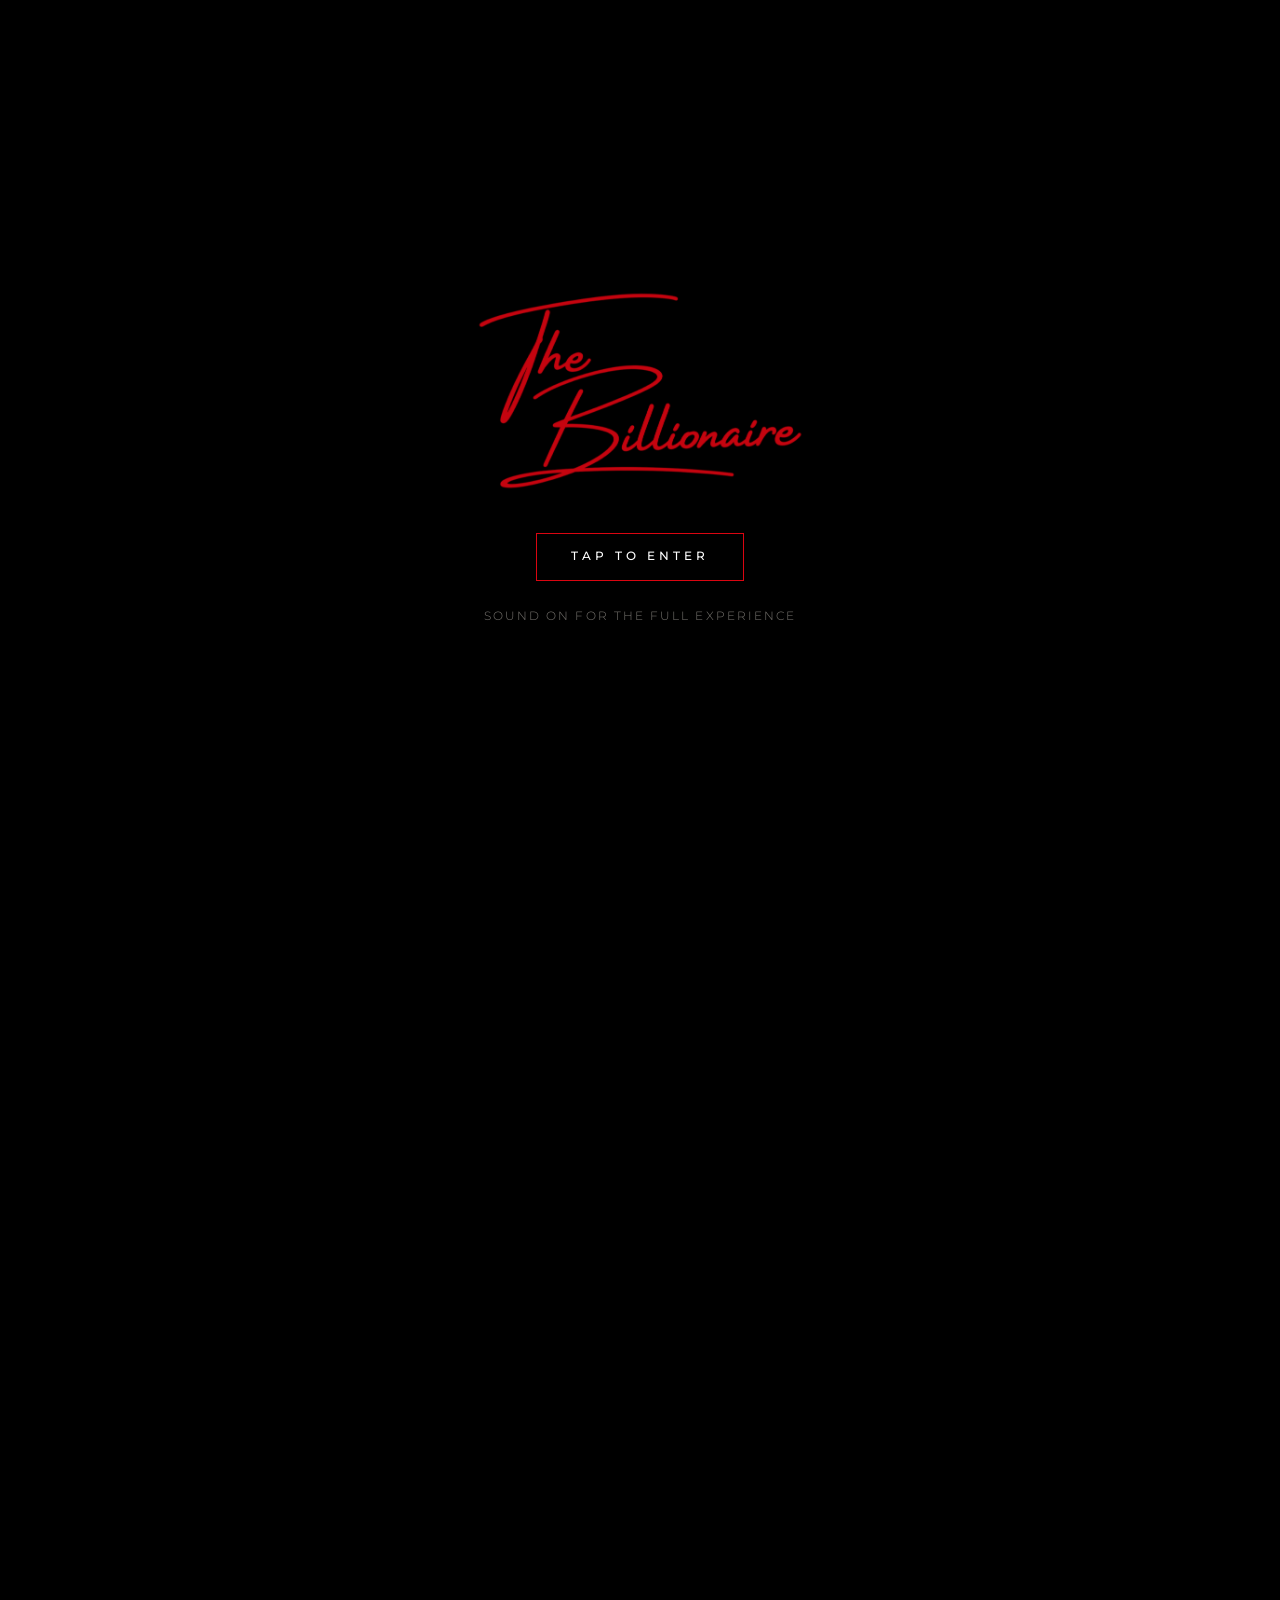
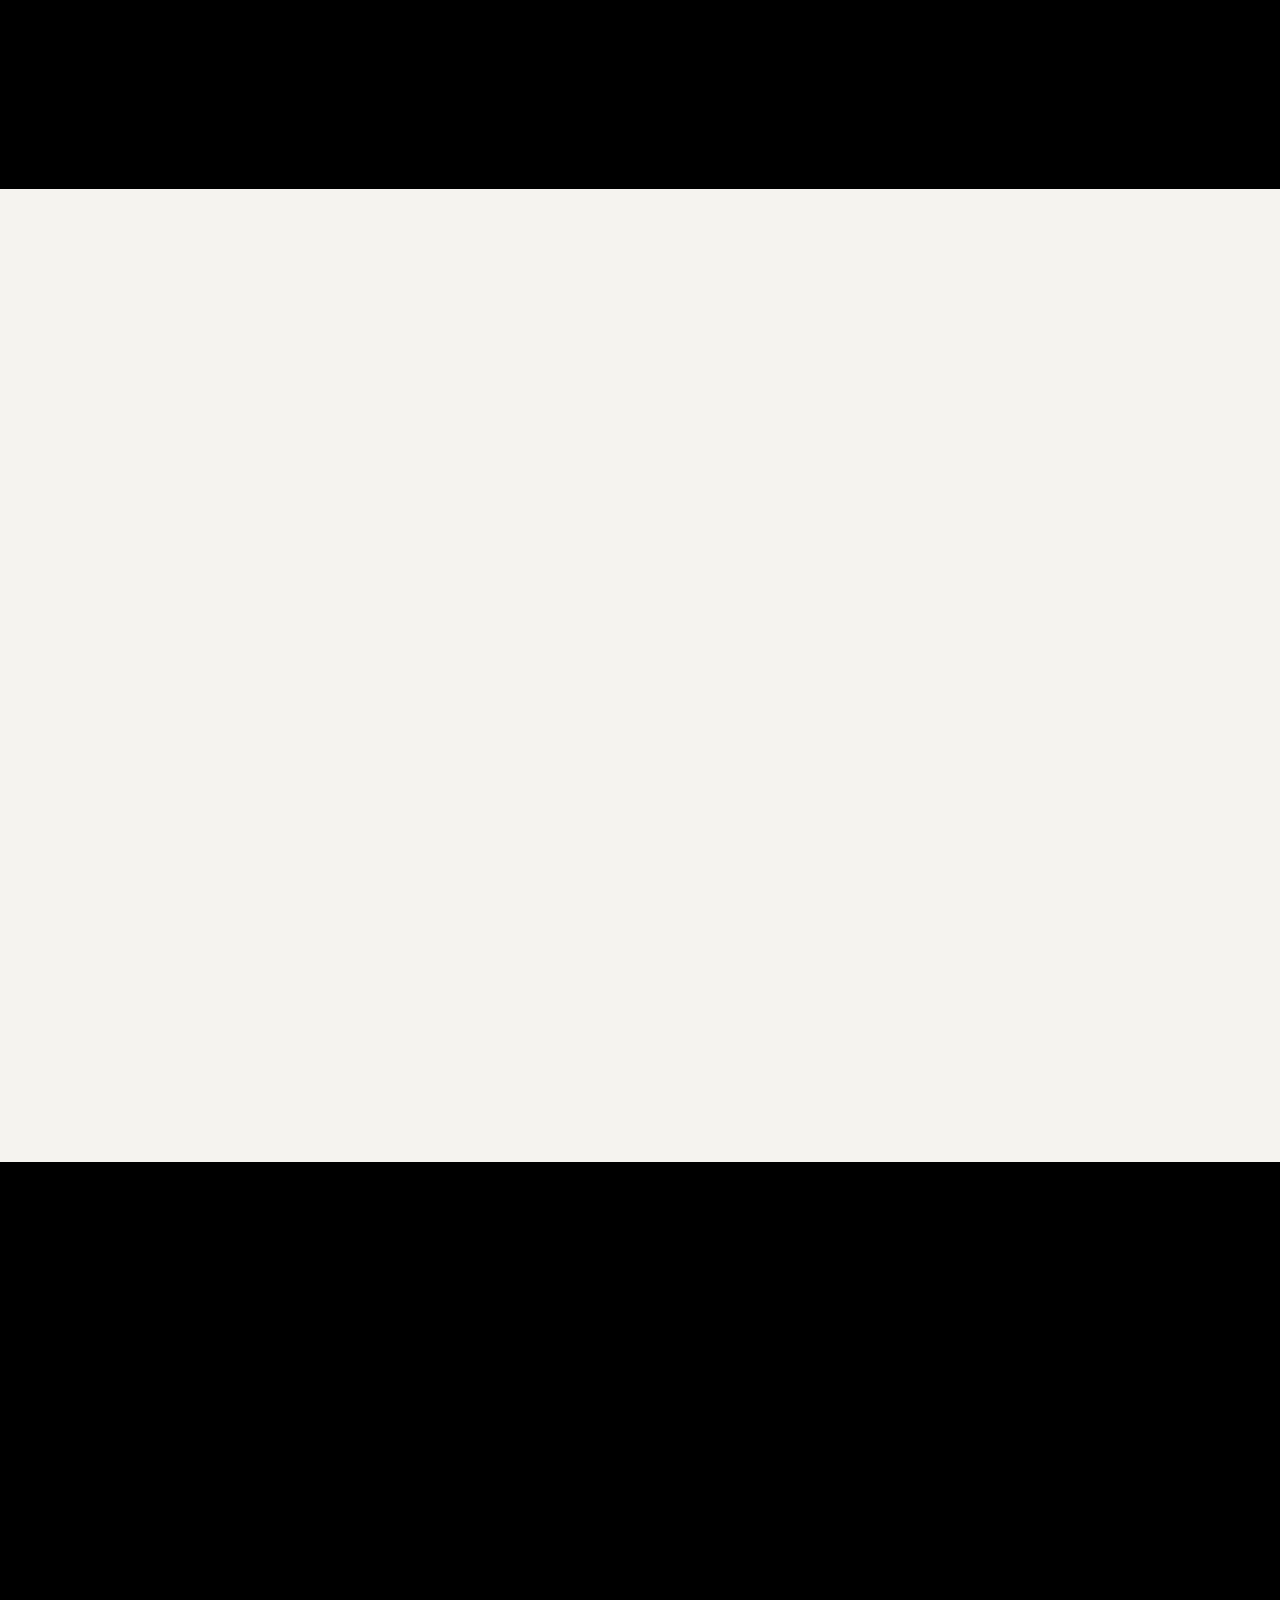
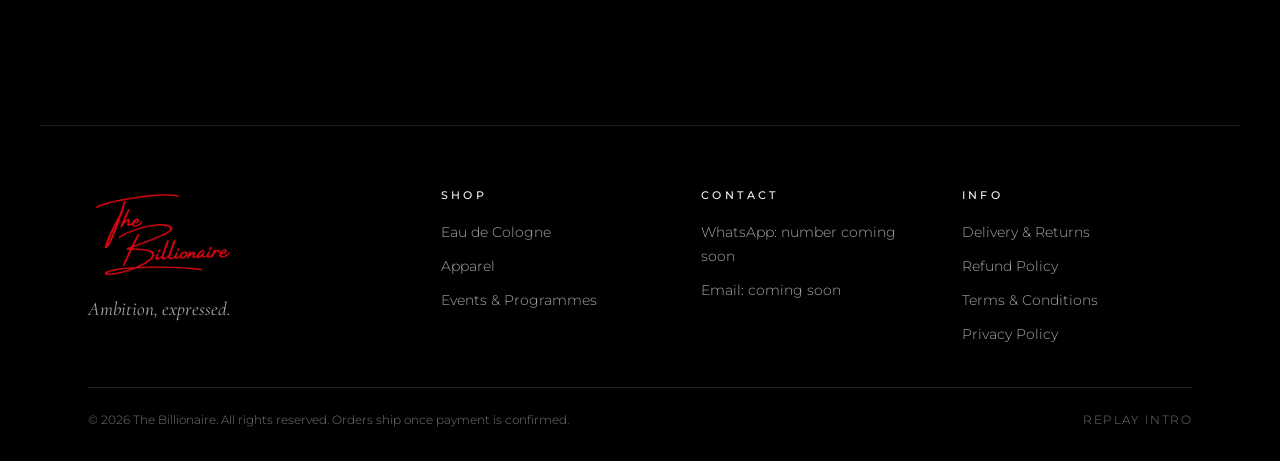
<file: index.html>
<!DOCTYPE html>
<html lang="en">
<head>
  <meta charset="utf-8">
  <meta name="robots" content="noindex, nofollow">
  <meta name="viewport" content="width=device-width, initial-scale=1">
  <title>The Billionaire | Eau de Cologne for Men</title>
  <meta name="description" content="The Billionaire by Chris the Billionaire. An inspirational lifestyle brand: cologne, apparel, events and programmes for people who dream big.">
  <meta name="theme-color" content="#000000">
  <link rel="icon" type="image/png" href="assets/img/monogram.png">
  <link rel="preload" href="assets/img/bottle-cutout.webp" as="image">
  <link rel="stylesheet" href="css/style.css">
</head>
<body class="intro-active">

  <!-- ============ OPENING ANIMATION ============ -->
  <div id="intro" aria-label="The Billionaire opening animation" role="img">
    <div class="intro-marble"></div>
    <div class="intro-spot"></div>
    <div class="intro-stage">
      <div class="intro-bottle">
        <img src="assets/img/bottle-cutout.webp" alt="" draggable="false">
        <span class="intro-glint"></span>
      </div>
    </div>
    <canvas id="mist"></canvas>
    <div class="intro-brand">
      <img class="intro-logo" src="assets/img/logo-red.png" alt="The Billionaire">
      <p class="intro-tagline">Ambition, expressed.</p>
    </div>
    <button type="button" class="intro-skip" id="introSkip">Skip <span aria-hidden="true">&rsaquo;</span></button>
    <div class="intro-gate" id="introGate">
      <img src="assets/img/logo-red.png" alt="The Billionaire" class="gate-logo">
      <button type="button" class="gate-btn" id="introEnter">Tap to enter</button>
      <p class="gate-note">Sound on for the full experience</p>
    </div>
  </div>

  <!-- ============ HEADER ============ -->
  <header class="site-header" id="top">
    <a href="#top" class="brand" aria-label="The Billionaire home">
      <img src="assets/img/logo-red.png" alt="The Billionaire" width="120" height="78">
    </a>
    <button class="bag" id="bagBtn" aria-label="Open your bag">Bag (<span id="count">0</span>)</button>
    <button class="menu-toggle" id="menuToggle" aria-expanded="false" aria-controls="siteNav">
      <span></span><span></span><span class="sr-only">Menu</span>
    </button>
    <nav id="siteNav" class="site-nav">
      <a href="#cologne">Cologne</a>
      <a href="#brand">The Brand</a>
      <a href="apparel.html">Apparel</a>
      <a href="events.html">Events</a>
      <a href="#contact">Contact</a>
      <a href="#cologne" class="btn btn-red btn-sm">Shop now</a>
    </nav>
  </header>

  <div id="demoBar" class="demo-bar" hidden>Demo preview. Do not pay anything.</div>

  <main>
    <!-- ============ HERO ============ -->
    <section class="hero">
      <div class="hero-text reveal">
        <p class="eyebrow">Eau de Cologne &middot; For Men</p>
        <h1>Ambition,<br><em>expressed.</em></h1>
        <p class="lead">A fragrance for people who dream big and pursue success with purpose.</p>
        <div class="btn-row">
          <a href="#cologne" class="btn btn-red">Shop the cologne</a>
          <a href="#brand" class="btn btn-ghost">Our story</a>
        </div>
      </div>
      <div class="hero-visual reveal">
        <div class="hero-glow"></div>
        <img src="assets/img/bottle-and-box.jpg" alt="The Billionaire Eau de Cologne bottle and black gift box" width="834" height="618">
      </div>
    </section>

    <!-- ============ FOUR PILLARS ============ -->
    <section class="pillars" aria-label="What The Billionaire is about">
      <a href="#cologne" class="pillar reveal"><span class="pillar-label">Cologne</span><span class="pillar-line">Smell good.</span></a>
      <a href="apparel.html" class="pillar reveal"><span class="pillar-label">Apparel</span><span class="pillar-line">Look good.</span></a>
      <a href="events.html" class="pillar reveal"><span class="pillar-label">Events</span><span class="pillar-line">Feel good.</span></a>
      <a href="events.html#programmes" class="pillar reveal"><span class="pillar-label">Programmes</span><span class="pillar-line">Stay connected.</span></a>
    </section>

    <!-- ============ FEATURED COLOGNE (filled from store.json by js/shop.js) ============ -->
    <section class="product" id="cologne">
      <div class="product-visual reveal">
        <img id="featImg" src="assets/img/bottle-cutout.webp" alt="The Billionaire Eau de Cologne, 100ml green glass bottle" width="462" height="1140" loading="lazy">
      </div>
      <div class="product-info reveal">
        <p class="eyebrow">The Signature Scent</p>
        <h2 id="featName">The Billionaire<br><em>Eau de Cologne</em></h2>
        <p class="product-meta" id="featMeta">For Men &middot; 100ml / 3.4 fl. oz.</p>
        <p id="featDesc">Confidence you can wear. Created as a daily reminder to believe in your potential and keep moving towards your goals.</p>
        <p class="price" id="featPrice">&nbsp;</p>
        <div class="btn-row">
          <button type="button" class="btn btn-red" id="featAdd" disabled>Add to bag</button>
          <a href="#contact" class="btn btn-ghost" id="featWa">Order on WhatsApp</a>
        </div>
        <ul class="assurances">
          <li>Prices checked and confirmed on our side</li>
          <li>Pay by bank transfer or card</li>
          <li>Gift-ready black box</li>
        </ul>
      </div>
    </section>

    <!-- more products (hidden until there is more than one) -->
    <section class="more" id="shop" hidden>
      <p class="eyebrow">Shop</p>
      <h2>More from <em>The Billionaire</em></h2>
      <div class="grid" id="products"></div>
    </section>

    <!-- ============ BRAND STORY ============ -->
    <section class="story" id="brand">
      <div class="story-text reveal">
        <p class="eyebrow">The Brand</p>
        <h2>Dream big.<br><em>Move with purpose.</em></h2>
        <p>The Billionaire is an inspirational lifestyle brand for people who dream big and pursue success with purpose.</p>
        <p>Rooted in ambition, confidence and individuality, it is a daily reminder to believe in your potential and keep moving towards your goals.</p>
        <p>Through cologne, apparel, events and programmes, the brand connects personal style with motivation, community and growth.</p>
        <p class="signature">By Chris the Billionaire</p>
      </div>
      <div class="story-visual reveal">
        <img src="assets/img/lifestyle.jpg" alt="Woman wearing The Billionaire black t-shirt in the city" width="513" height="867" loading="lazy">
      </div>
    </section>

    <!-- ============ APPAREL + EVENTS TEASERS ============ -->
    <section class="teasers">
      <article class="teaser reveal" id="apparel">
        <p class="eyebrow">Apparel</p>
        <h3>Look good.</h3>
        <p>Statement tees and streetwear carrying The Billionaire signature. The collection is coming soon.</p>
        <a href="apparel.html" class="btn btn-ghost btn-sm">See apparel</a>
      </article>
      <article class="teaser reveal" id="events">
        <p class="eyebrow">Events &amp; Programmes</p>
        <h3>Feel good. Stay connected.</h3>
        <p>Gatherings and growth programmes for a community that is going places. Register your interest to hear first.</p>
        <a href="events.html#register" class="btn btn-ghost btn-sm">Register interest</a>
      </article>
    </section>
  </main>

  <!-- ============ FOOTER ============ -->
<!-- FOOTER:START (generated by tools/build_pages.py) -->
  <footer class="site-footer" id="contact">
    <div class="footer-brand">
      <img src="assets/img/logo-red.png" alt="The Billionaire" width="150" height="97" loading="lazy">
      <p>Ambition, expressed.</p>
    </div>
    <div class="footer-col">
      <h4>Shop</h4>
      <a href="index.html#cologne">Eau de Cologne</a>
      <a href="apparel.html">Apparel</a>
      <a href="events.html">Events &amp; Programmes</a>
    </div>
    <div class="footer-col">
      <h4>Contact</h4>
      <a href="#contact" id="footWa">WhatsApp: number coming soon</a>
      <a href="#contact" id="footEmail">Email: coming soon</a>
    </div>
    <div class="footer-col">
      <h4>Info</h4>
      <a href="returns.html">Delivery &amp; Returns</a>
      <a href="refunds.html">Refund Policy</a>
      <a href="terms.html">Terms &amp; Conditions</a>
      <a href="privacy.html">Privacy Policy</a>
    </div>
    <div class="footer-base">
      <span>&copy; <span id="year">2026</span> The Billionaire. All rights reserved. Orders ship once payment is confirmed.</span>
      <a class="replay" id="replayLink" href="index.html#intro">Replay intro</a>
    </div>
  </footer>
  <!-- FOOTER:END -->

  <!-- bag + checkout drawer -->
  <dialog id="dlg" aria-label="Your bag"><div class="pane" id="pane"></div></dialog>

  <script src="js/main.js"></script>
  <script src="js/shop.js"></script>
  <script src="js/site.js"></script>
</body>
</html>
</file>
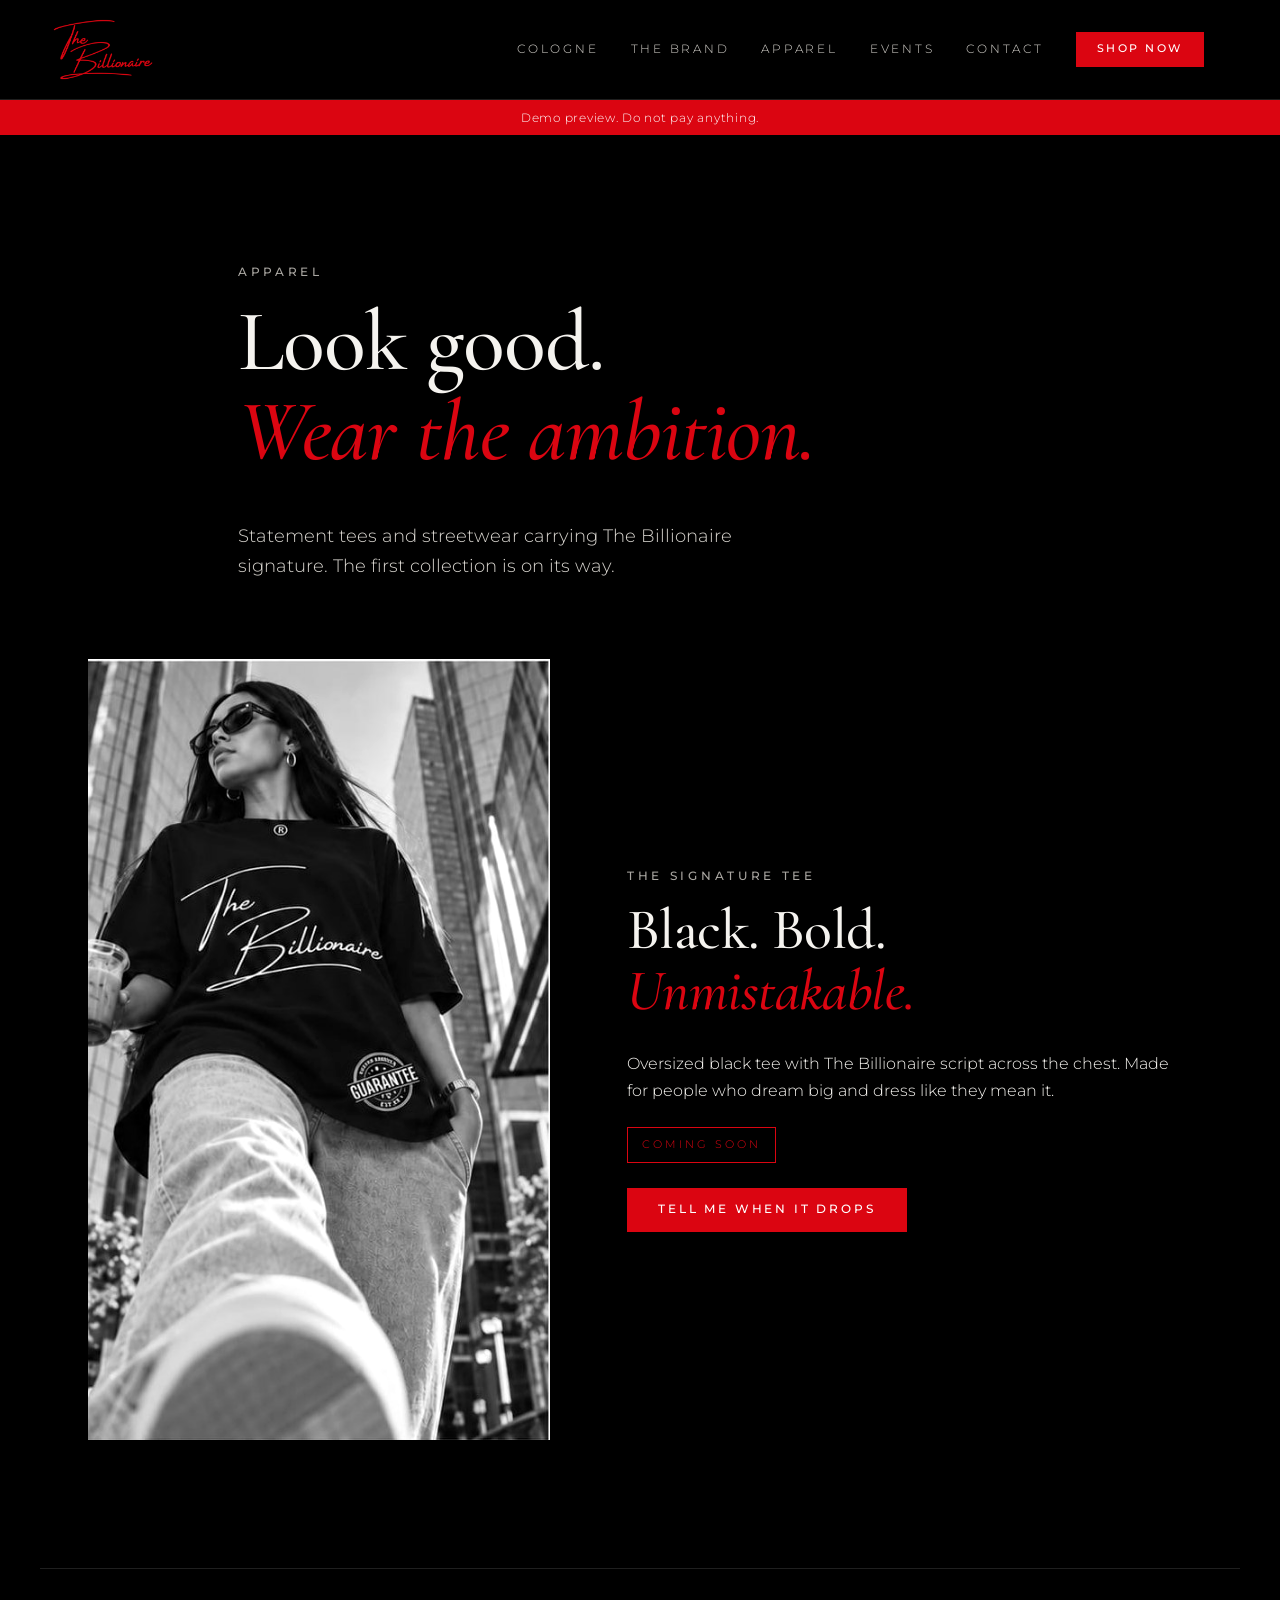
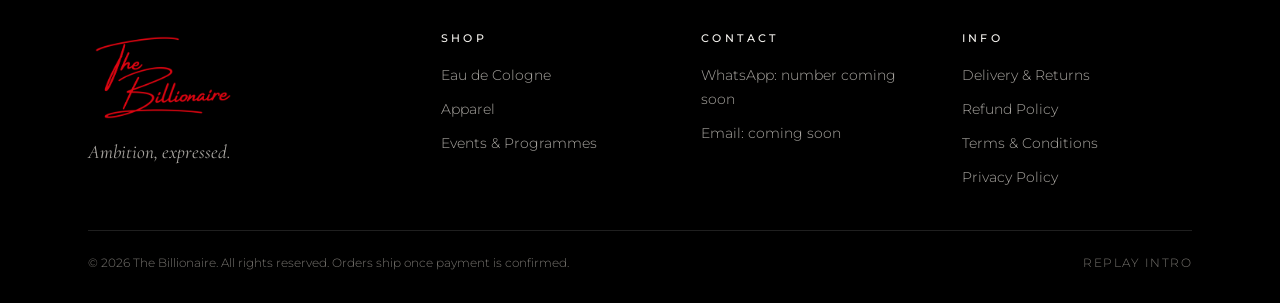
<file: apparel.html>
<!DOCTYPE html>
<html lang="en">
<head>
  <meta charset="utf-8">
  <meta name="robots" content="noindex, nofollow">
  <meta name="viewport" content="width=device-width, initial-scale=1">
  <title>Apparel | The Billionaire</title>
  <meta name="description" content="The Billionaire apparel collection: statement tees and streetwear. Coming soon.">
  <meta name="theme-color" content="#000000">
  <link rel="icon" type="image/png" href="assets/img/monogram.png">
  <link rel="stylesheet" href="css/style.css">
</head>
<body class="subpage">
  <header class="site-header" id="top">
    <a href="index.html" class="brand" aria-label="The Billionaire home">
      <img src="assets/img/logo-red.png" alt="The Billionaire" width="120" height="78">
    </a>
    <button class="menu-toggle" id="menuToggle" aria-expanded="false" aria-controls="siteNav">
      <span></span><span></span><span class="sr-only">Menu</span>
    </button>
    <nav id="siteNav" class="site-nav">
      <a href="index.html#cologne">Cologne</a>
      <a href="index.html#brand">The Brand</a>
      <a href="apparel.html">Apparel</a>
      <a href="events.html">Events</a>
      <a href="#contact">Contact</a>
      <a href="index.html#cologne" class="btn btn-red btn-sm">Shop now</a>
    </nav>
  </header>
  <div id="demoBar" class="demo-bar" hidden>Demo preview. Do not pay anything.</div>
  <main>
    <section class="page-hero">
      <p class="eyebrow">Apparel</p>
      <h1>Look good.<br><em>Wear the ambition.</em></h1>
      <p class="lead">Statement tees and streetwear carrying The Billionaire signature. The first collection is on its way.</p>
    </section>
    <section class="split">
      <div class="split-visual reveal"><img src="assets/img/lifestyle.jpg" alt="The Billionaire black t-shirt with white signature logo" width="513" height="867" loading="lazy"></div>
      <div class="split-text reveal">
        <p class="eyebrow">The Signature Tee</p>
        <h2>Black. Bold.<br><em>Unmistakable.</em></h2>
        <p>Oversized black tee with The Billionaire script across the chest. Made for people who dream big and dress like they mean it.</p>
        <span class="tag">Coming soon</span>
        <div class="btn-row"><a href="events.html#register" class="btn btn-red" data-interest="apparel">Tell me when it drops</a></div>
      </div>
    </section>
  </main>

  <footer class="site-footer" id="contact">
    <div class="footer-brand">
      <img src="assets/img/logo-red.png" alt="The Billionaire" width="150" height="97" loading="lazy">
      <p>Ambition, expressed.</p>
    </div>
    <div class="footer-col">
      <h4>Shop</h4>
      <a href="index.html#cologne">Eau de Cologne</a>
      <a href="apparel.html">Apparel</a>
      <a href="events.html">Events &amp; Programmes</a>
    </div>
    <div class="footer-col">
      <h4>Contact</h4>
      <a href="#contact" id="footWa">WhatsApp: number coming soon</a>
      <a href="#contact" id="footEmail">Email: coming soon</a>
    </div>
    <div class="footer-col">
      <h4>Info</h4>
      <a href="returns.html">Delivery &amp; Returns</a>
      <a href="refunds.html">Refund Policy</a>
      <a href="terms.html">Terms &amp; Conditions</a>
      <a href="privacy.html">Privacy Policy</a>
    </div>
    <div class="footer-base">
      <span>&copy; <span id="year">2026</span> The Billionaire. All rights reserved. Orders ship once payment is confirmed.</span>
      <a class="replay" id="replayLink" href="index.html#intro">Replay intro</a>
    </div>
  </footer>

  <script src="js/main.js"></script>
  <script src="js/site.js"></script>
</body>
</html>
</file>
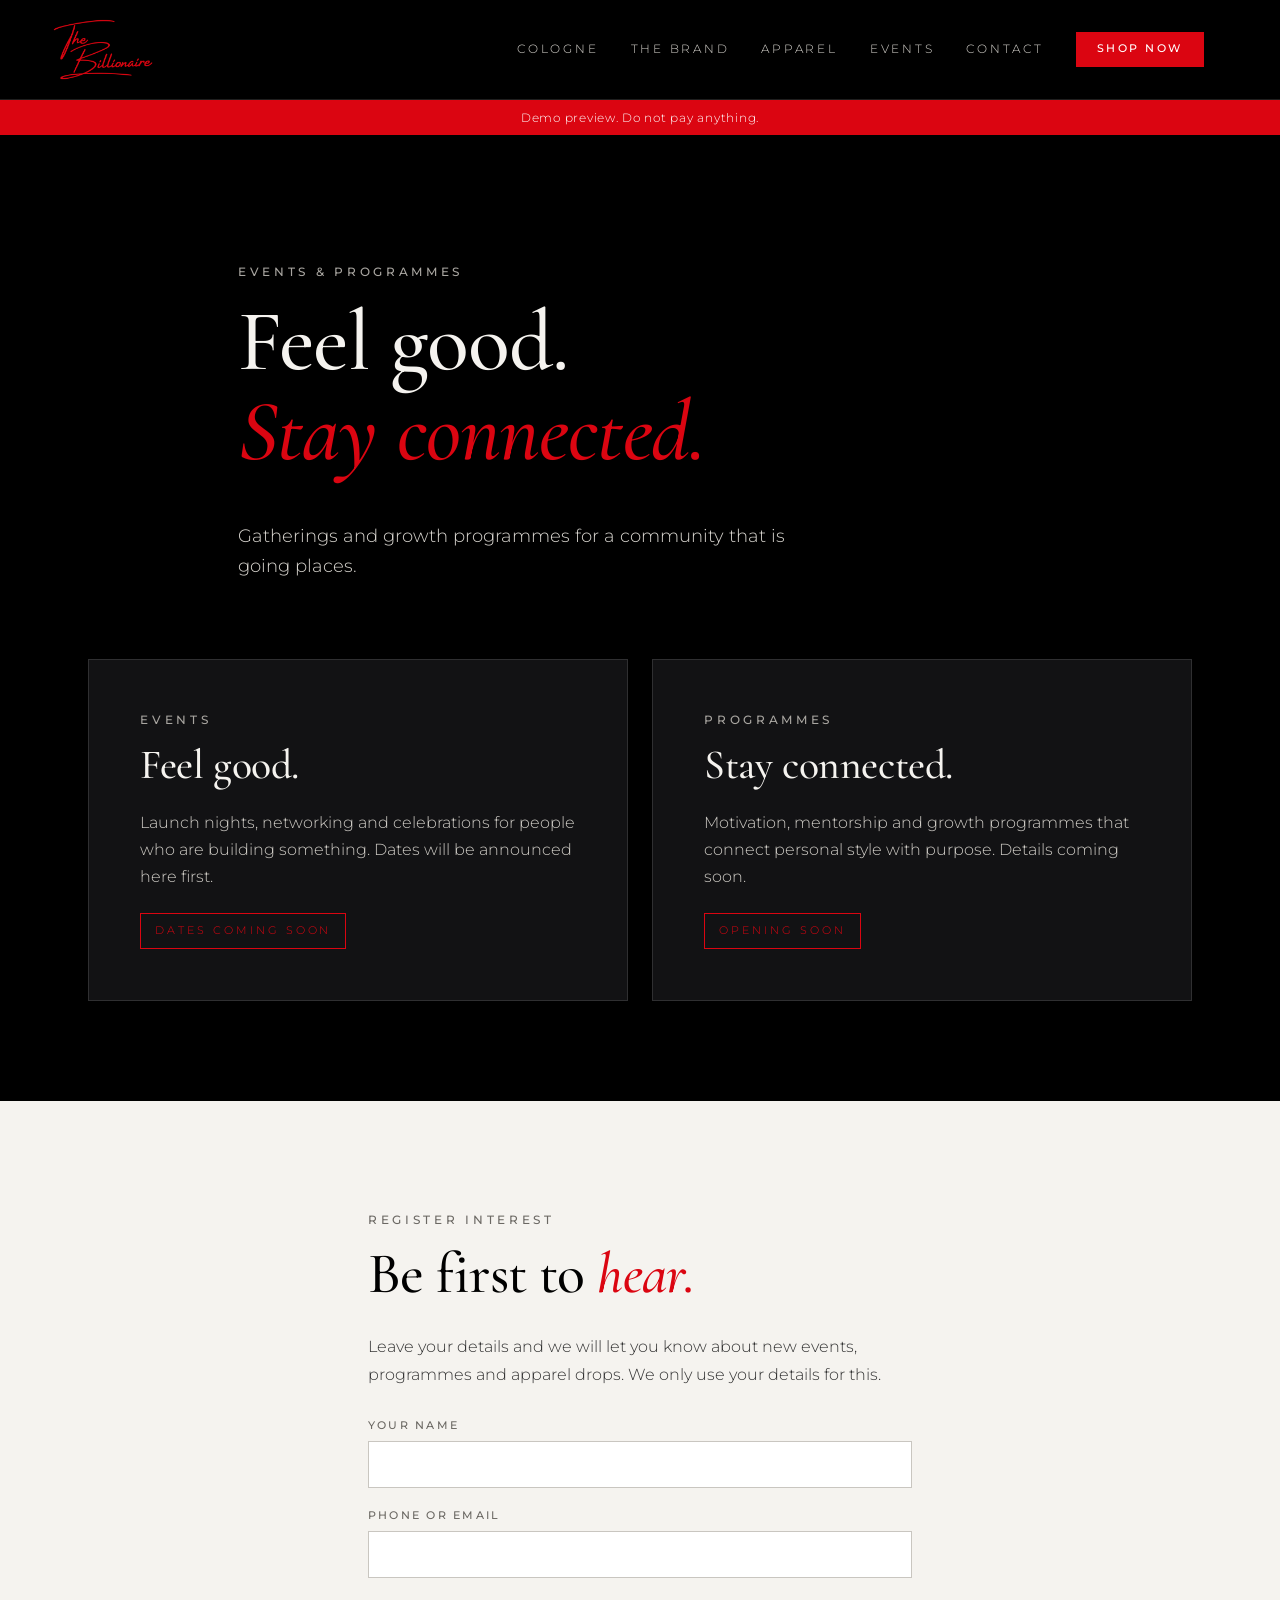
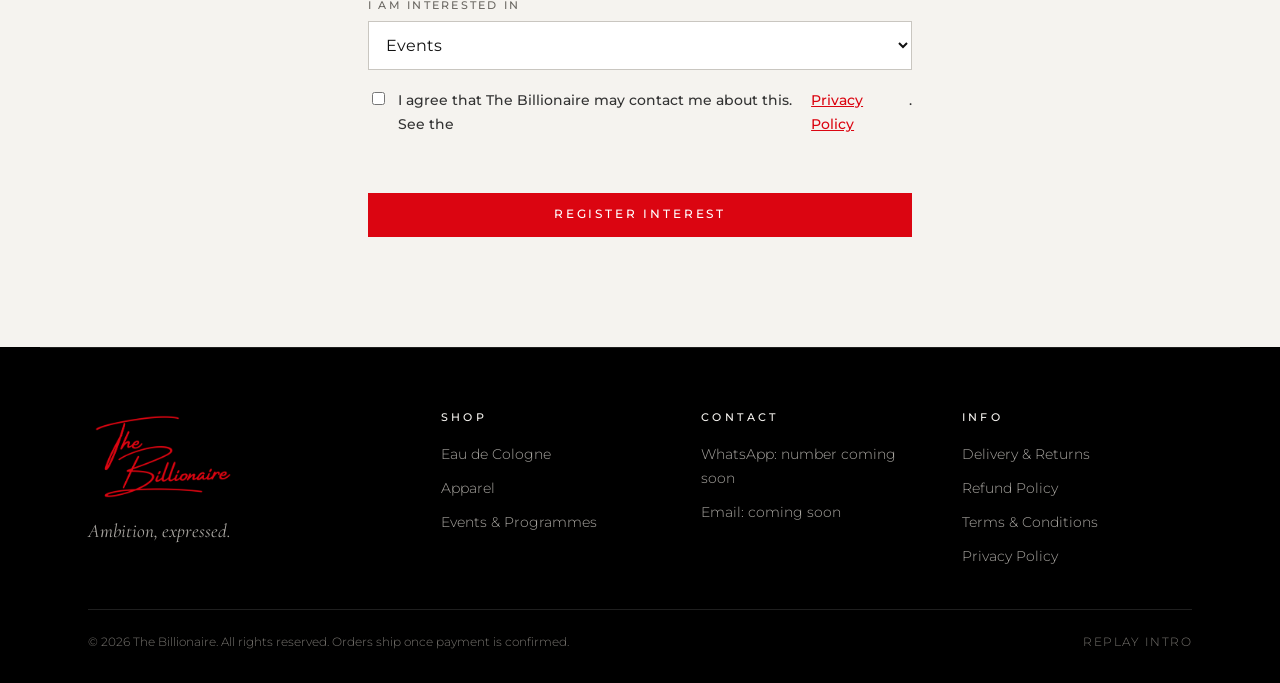
<file: events.html>
<!DOCTYPE html>
<html lang="en">
<head>
  <meta charset="utf-8">
  <meta name="robots" content="noindex, nofollow">
  <meta name="viewport" content="width=device-width, initial-scale=1">
  <title>Events &amp; Programmes | The Billionaire</title>
  <meta name="description" content="The Billionaire events and growth programmes. Register your interest.">
  <meta name="theme-color" content="#000000">
  <link rel="icon" type="image/png" href="assets/img/monogram.png">
  <link rel="stylesheet" href="css/style.css">
</head>
<body class="subpage">
  <header class="site-header" id="top">
    <a href="index.html" class="brand" aria-label="The Billionaire home">
      <img src="assets/img/logo-red.png" alt="The Billionaire" width="120" height="78">
    </a>
    <button class="menu-toggle" id="menuToggle" aria-expanded="false" aria-controls="siteNav">
      <span></span><span></span><span class="sr-only">Menu</span>
    </button>
    <nav id="siteNav" class="site-nav">
      <a href="index.html#cologne">Cologne</a>
      <a href="index.html#brand">The Brand</a>
      <a href="apparel.html">Apparel</a>
      <a href="events.html">Events</a>
      <a href="#contact">Contact</a>
      <a href="index.html#cologne" class="btn btn-red btn-sm">Shop now</a>
    </nav>
  </header>
  <div id="demoBar" class="demo-bar" hidden>Demo preview. Do not pay anything.</div>
  <main>
    <section class="page-hero">
      <p class="eyebrow">Events &amp; Programmes</p>
      <h1>Feel good.<br><em>Stay connected.</em></h1>
      <p class="lead">Gatherings and growth programmes for a community that is going places.</p>
    </section>
    <section class="cards">
      <article class="teaser reveal" id="events-info">
        <p class="eyebrow">Events</p>
        <h3>Feel good.</h3>
        <p>Launch nights, networking and celebrations for people who are building something. Dates will be announced here first.</p>
        <span class="tag">Dates coming soon</span>
      </article>
      <article class="teaser reveal" id="programmes">
        <p class="eyebrow">Programmes</p>
        <h3>Stay connected.</h3>
        <p>Motivation, mentorship and growth programmes that connect personal style with purpose. Details coming soon.</p>
        <span class="tag">Opening soon</span>
      </article>
    </section>
    <section class="register" id="register">
      <div class="register-inner reveal">
        <p class="eyebrow">Register interest</p>
        <h2>Be first to <em>hear.</em></h2>
        <p>Leave your details and we will let you know about new events, programmes and apparel drops. We only use your details for this.</p>
        <form id="interestForm" class="form" novalidate>
          <div><label for="i_name">Your name</label><input id="i_name" name="name" autocomplete="name" required maxlength="80"></div>
          <div><label for="i_contact">Phone or email</label><input id="i_contact" name="contact" autocomplete="email" required maxlength="120"></div>
          <div><label for="i_topic">I am interested in</label>
            <select id="i_topic" name="topic">
              <option value="events">Events</option>
              <option value="programmes">Programmes</option>
              <option value="apparel">Apparel drops</option>
              <option value="all">All of it</option>
            </select></div>
          <div class="hp" aria-hidden="true"><label for="i_web">Leave this empty</label><input id="i_web" name="website" tabindex="-1" autocomplete="off"></div>
          <label class="check"><input type="checkbox" id="i_ok" required> I agree that The Billionaire may contact me about this. See the <a href="privacy.html">Privacy Policy</a>.</label>
          <p id="i_msg" role="alert" class="err"></p>
          <button type="submit" class="btn btn-red">Register interest</button>
        </form>
      </div>
    </section>
  </main>

  <footer class="site-footer" id="contact">
    <div class="footer-brand">
      <img src="assets/img/logo-red.png" alt="The Billionaire" width="150" height="97" loading="lazy">
      <p>Ambition, expressed.</p>
    </div>
    <div class="footer-col">
      <h4>Shop</h4>
      <a href="index.html#cologne">Eau de Cologne</a>
      <a href="apparel.html">Apparel</a>
      <a href="events.html">Events &amp; Programmes</a>
    </div>
    <div class="footer-col">
      <h4>Contact</h4>
      <a href="#contact" id="footWa">WhatsApp: number coming soon</a>
      <a href="#contact" id="footEmail">Email: coming soon</a>
    </div>
    <div class="footer-col">
      <h4>Info</h4>
      <a href="returns.html">Delivery &amp; Returns</a>
      <a href="refunds.html">Refund Policy</a>
      <a href="terms.html">Terms &amp; Conditions</a>
      <a href="privacy.html">Privacy Policy</a>
    </div>
    <div class="footer-base">
      <span>&copy; <span id="year">2026</span> The Billionaire. All rights reserved. Orders ship once payment is confirmed.</span>
      <a class="replay" id="replayLink" href="index.html#intro">Replay intro</a>
    </div>
  </footer>

  <script src="js/main.js"></script>
  <script src="js/site.js"></script>
</body>
</html>
</file>
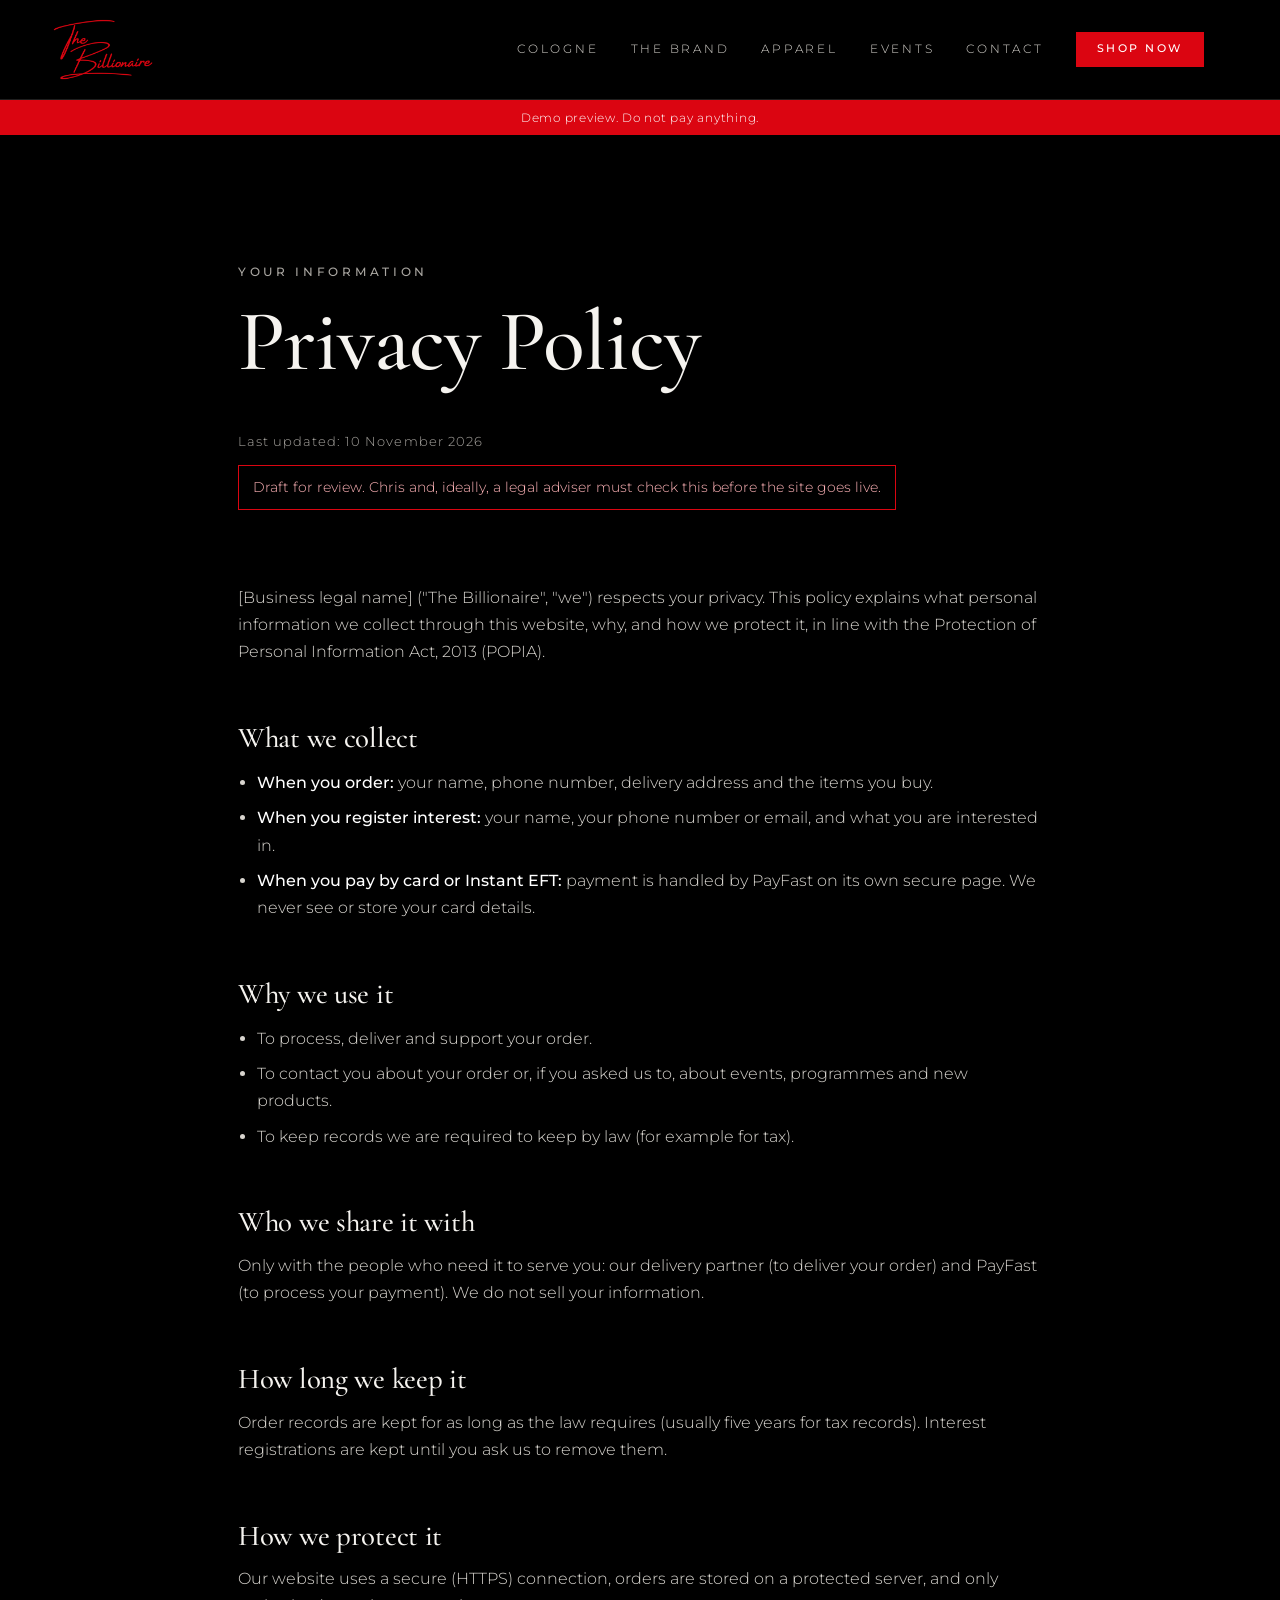
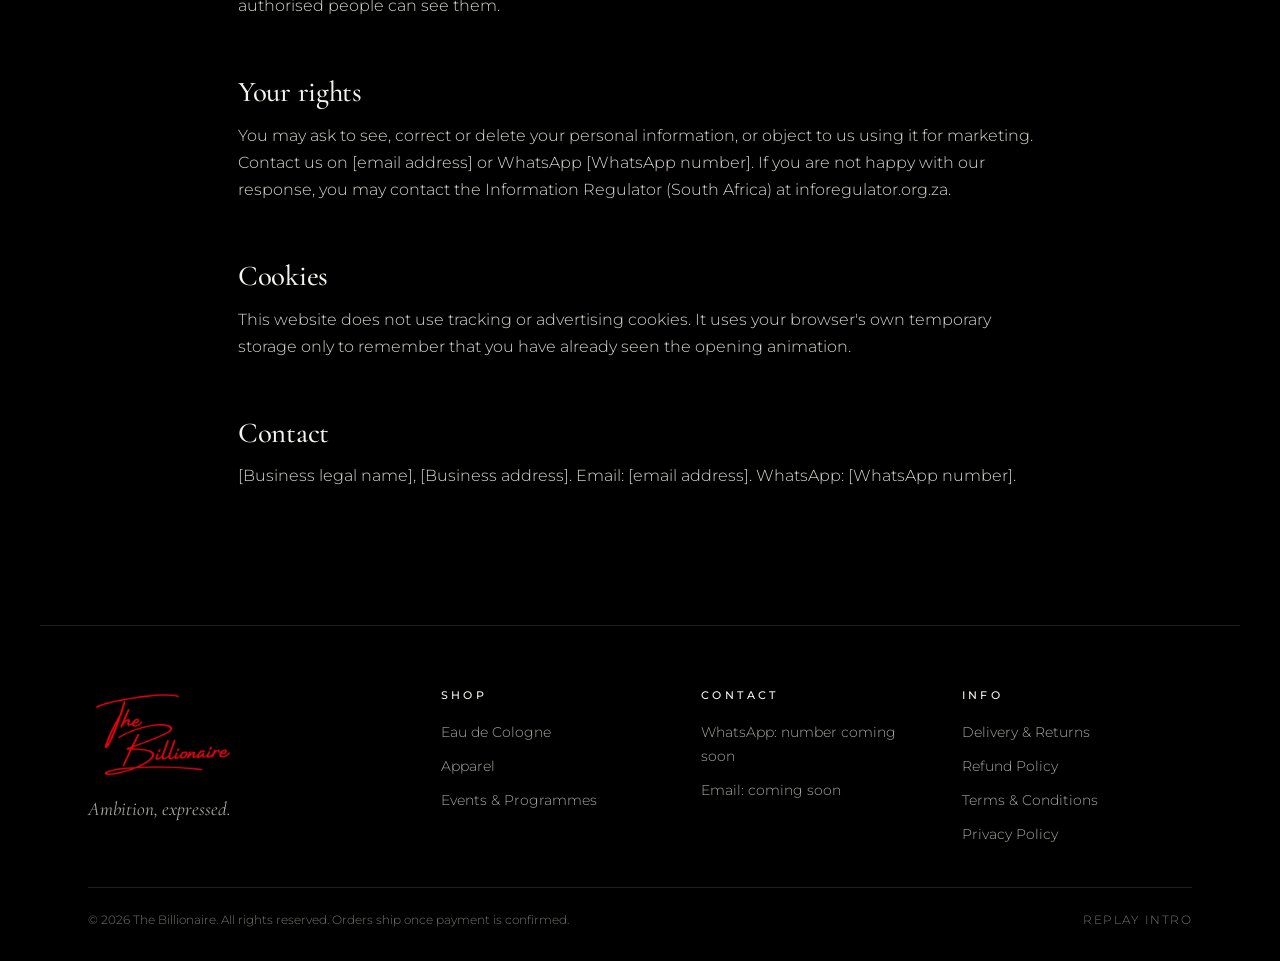
<file: privacy.html>
<!DOCTYPE html>
<html lang="en">
<head>
  <meta charset="utf-8">
  <meta name="robots" content="noindex, nofollow">
  <meta name="viewport" content="width=device-width, initial-scale=1">
  <title>Privacy Policy | The Billionaire</title>
  <meta name="description" content="How The Billionaire collects and protects your personal information (POPIA).">
  <meta name="theme-color" content="#000000">
  <link rel="icon" type="image/png" href="assets/img/monogram.png">
  <link rel="stylesheet" href="css/style.css">
</head>
<body class="subpage">
  <header class="site-header" id="top">
    <a href="index.html" class="brand" aria-label="The Billionaire home">
      <img src="assets/img/logo-red.png" alt="The Billionaire" width="120" height="78">
    </a>
    <button class="menu-toggle" id="menuToggle" aria-expanded="false" aria-controls="siteNav">
      <span></span><span></span><span class="sr-only">Menu</span>
    </button>
    <nav id="siteNav" class="site-nav">
      <a href="index.html#cologne">Cologne</a>
      <a href="index.html#brand">The Brand</a>
      <a href="apparel.html">Apparel</a>
      <a href="events.html">Events</a>
      <a href="#contact">Contact</a>
      <a href="index.html#cologne" class="btn btn-red btn-sm">Shop now</a>
    </nav>
  </header>
  <div id="demoBar" class="demo-bar" hidden>Demo preview. Do not pay anything.</div>
  <main>
    <section class="page-hero">
      <p class="eyebrow">Your information</p>
      <h1>Privacy Policy</h1>
      <p class="updated">Last updated: <span data-store="legal_updated">10 November 2026</span></p>
      <p class="draft-note" data-demo-only>Draft for review. Chris and, ideally, a legal adviser must check this before the site goes live.</p>
    </section>
    <article class="legal">
      <p><span data-store="business.legal_name">[Business legal name]</span> ("The Billionaire", "we") respects your privacy. This policy explains what personal information we collect through this website, why, and how we protect it, in line with the Protection of Personal Information Act, 2013 (POPIA).</p>
      <h2>What we collect</h2>
      <ul>
        <li><b>When you order:</b> your name, phone number, delivery address and the items you buy.</li>
        <li><b>When you register interest:</b> your name, your phone number or email, and what you are interested in.</li>
        <li><b>When you pay by card or Instant EFT:</b> payment is handled by PayFast on its own secure page. We never see or store your card details.</li>
      </ul>
      <h2>Why we use it</h2>
      <ul>
        <li>To process, deliver and support your order.</li>
        <li>To contact you about your order or, if you asked us to, about events, programmes and new products.</li>
        <li>To keep records we are required to keep by law (for example for tax).</li>
      </ul>
      <h2>Who we share it with</h2>
      <p>Only with the people who need it to serve you: our delivery partner (to deliver your order) and PayFast (to process your payment). We do not sell your information.</p>
      <h2>How long we keep it</h2>
      <p>Order records are kept for as long as the law requires (usually five years for tax records). Interest registrations are kept until you ask us to remove them.</p>
      <h2>How we protect it</h2>
      <p>Our website uses a secure (HTTPS) connection, orders are stored on a protected server, and only authorised people can see them.</p>
      <h2>Your rights</h2>
      <p>You may ask to see, correct or delete your personal information, or object to us using it for marketing. Contact us on <span data-store="email">[email address]</span> or WhatsApp <span data-store="whatsapp">[WhatsApp number]</span>. If you are not happy with our response, you may contact the Information Regulator (South Africa) at inforegulator.org.za.</p>
      <h2>Cookies</h2>
      <p>This website does not use tracking or advertising cookies. It uses your browser's own temporary storage only to remember that you have already seen the opening animation.</p>
      <h2>Contact</h2>
      <p><span data-store="business.legal_name">[Business legal name]</span>, <span data-store="business.address">[Business address]</span>. Email: <span data-store="email">[email address]</span>. WhatsApp: <span data-store="whatsapp">[WhatsApp number]</span>.</p>

    </article>
  </main>

  <footer class="site-footer" id="contact">
    <div class="footer-brand">
      <img src="assets/img/logo-red.png" alt="The Billionaire" width="150" height="97" loading="lazy">
      <p>Ambition, expressed.</p>
    </div>
    <div class="footer-col">
      <h4>Shop</h4>
      <a href="index.html#cologne">Eau de Cologne</a>
      <a href="apparel.html">Apparel</a>
      <a href="events.html">Events &amp; Programmes</a>
    </div>
    <div class="footer-col">
      <h4>Contact</h4>
      <a href="#contact" id="footWa">WhatsApp: number coming soon</a>
      <a href="#contact" id="footEmail">Email: coming soon</a>
    </div>
    <div class="footer-col">
      <h4>Info</h4>
      <a href="returns.html">Delivery &amp; Returns</a>
      <a href="refunds.html">Refund Policy</a>
      <a href="terms.html">Terms &amp; Conditions</a>
      <a href="privacy.html">Privacy Policy</a>
    </div>
    <div class="footer-base">
      <span>&copy; <span id="year">2026</span> The Billionaire. All rights reserved. Orders ship once payment is confirmed.</span>
      <a class="replay" id="replayLink" href="index.html#intro">Replay intro</a>
    </div>
  </footer>

  <script src="js/main.js"></script>
  <script src="js/site.js"></script>
</body>
</html>
</file>
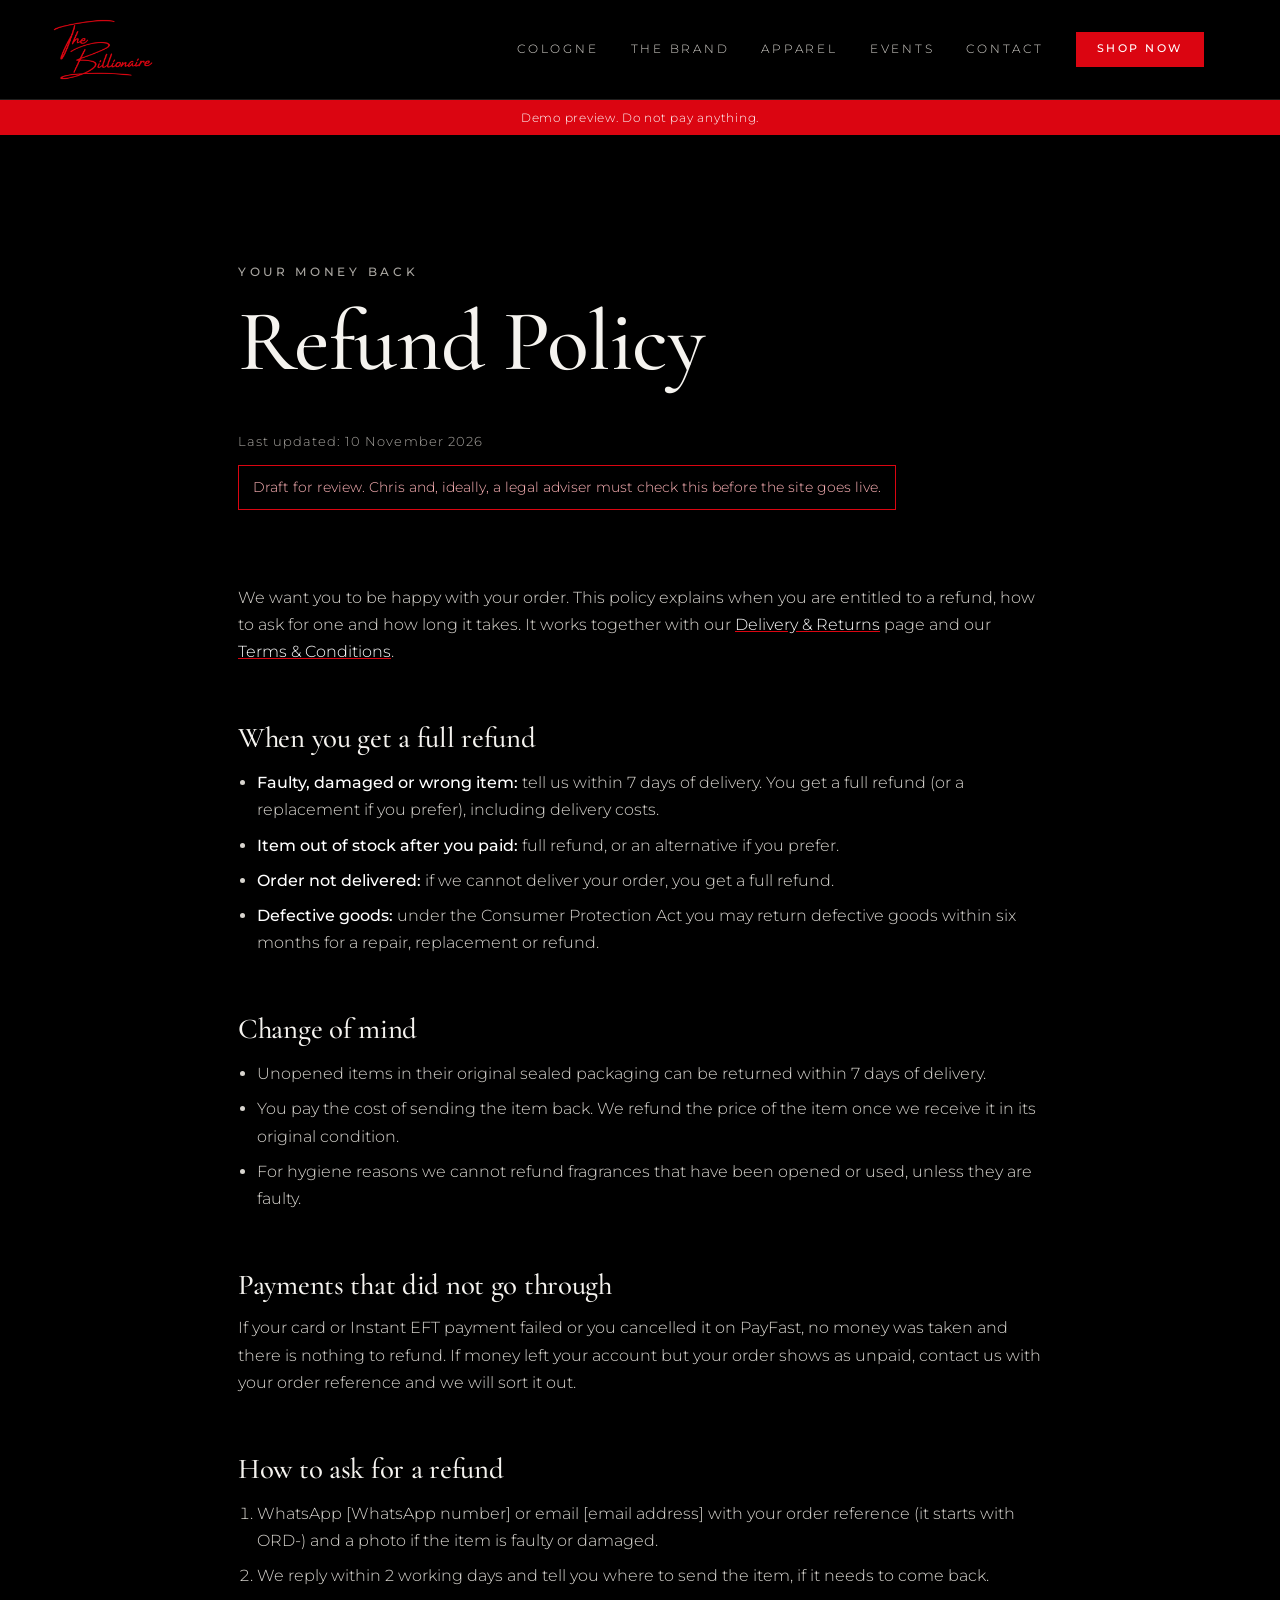
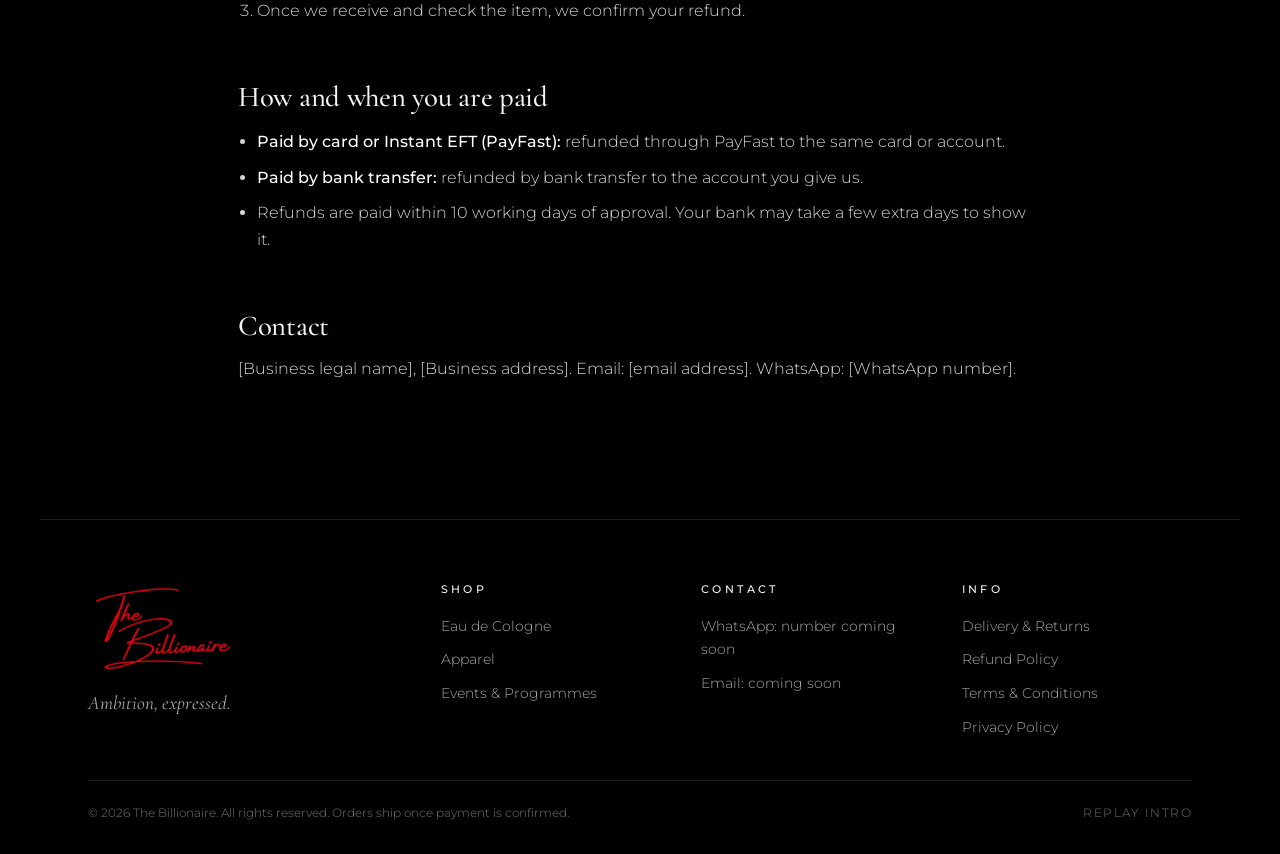
<file: refunds.html>
<!DOCTYPE html>
<html lang="en">
<head>
  <meta charset="utf-8">
  <meta name="robots" content="noindex, nofollow">
  <meta name="viewport" content="width=device-width, initial-scale=1">
  <title>Refund Policy | The Billionaire</title>
  <meta name="description" content="Refund policy for The Billionaire orders: when you get your money back and how.">
  <meta name="theme-color" content="#000000">
  <link rel="icon" type="image/png" href="assets/img/monogram.png">
  <link rel="stylesheet" href="css/style.css">
</head>
<body class="subpage">
  <header class="site-header" id="top">
    <a href="index.html" class="brand" aria-label="The Billionaire home">
      <img src="assets/img/logo-red.png" alt="The Billionaire" width="120" height="78">
    </a>
    <button class="menu-toggle" id="menuToggle" aria-expanded="false" aria-controls="siteNav">
      <span></span><span></span><span class="sr-only">Menu</span>
    </button>
    <nav id="siteNav" class="site-nav">
      <a href="index.html#cologne">Cologne</a>
      <a href="index.html#brand">The Brand</a>
      <a href="apparel.html">Apparel</a>
      <a href="events.html">Events</a>
      <a href="#contact">Contact</a>
      <a href="index.html#cologne" class="btn btn-red btn-sm">Shop now</a>
    </nav>
  </header>
  <div id="demoBar" class="demo-bar" hidden>Demo preview. Do not pay anything.</div>
  <main>
    <section class="page-hero">
      <p class="eyebrow">Your money back</p>
      <h1>Refund Policy</h1>
      <p class="updated">Last updated: <span data-store="legal_updated">10 November 2026</span></p>
      <p class="draft-note" data-demo-only>Draft for review. Chris and, ideally, a legal adviser must check this before the site goes live.</p>
    </section>
    <article class="legal">
      <p>We want you to be happy with your order. This policy explains when you are entitled to a refund, how to ask for one and how long it takes. It works together with our <a href="returns.html">Delivery &amp; Returns</a> page and our <a href="terms.html">Terms &amp; Conditions</a>.</p>
      <h2>When you get a full refund</h2>
      <ul>
        <li><b>Faulty, damaged or wrong item:</b> tell us within 7 days of delivery. You get a full refund (or a replacement if you prefer), including delivery costs.</li>
        <li><b>Item out of stock after you paid:</b> full refund, or an alternative if you prefer.</li>
        <li><b>Order not delivered:</b> if we cannot deliver your order, you get a full refund.</li>
        <li><b>Defective goods:</b> under the Consumer Protection Act you may return defective goods within six months for a repair, replacement or refund.</li>
      </ul>
      <h2>Change of mind</h2>
      <ul>
        <li>Unopened items in their original sealed packaging can be returned within 7 days of delivery.</li>
        <li>You pay the cost of sending the item back. We refund the price of the item once we receive it in its original condition.</li>
        <li>For hygiene reasons we cannot refund fragrances that have been opened or used, unless they are faulty.</li>
      </ul>
      <h2>Payments that did not go through</h2>
      <p>If your card or Instant EFT payment failed or you cancelled it on PayFast, no money was taken and there is nothing to refund. If money left your account but your order shows as unpaid, contact us with your order reference and we will sort it out.</p>
      <h2>How to ask for a refund</h2>
      <ol>
        <li>WhatsApp <span data-store="whatsapp">[WhatsApp number]</span> or email <span data-store="email">[email address]</span> with your order reference (it starts with ORD-) and a photo if the item is faulty or damaged.</li>
        <li>We reply within 2 working days and tell you where to send the item, if it needs to come back.</li>
        <li>Once we receive and check the item, we confirm your refund.</li>
      </ol>
      <h2>How and when you are paid</h2>
      <ul>
        <li><b>Paid by card or Instant EFT (PayFast):</b> refunded through PayFast to the same card or account.</li>
        <li><b>Paid by bank transfer:</b> refunded by bank transfer to the account you give us.</li>
        <li>Refunds are paid within 10 working days of approval. Your bank may take a few extra days to show it.</li>
      </ul>
      <h2>Contact</h2>
      <p><span data-store="business.legal_name">[Business legal name]</span>, <span data-store="business.address">[Business address]</span>. Email: <span data-store="email">[email address]</span>. WhatsApp: <span data-store="whatsapp">[WhatsApp number]</span>.</p>

    </article>
  </main>

  <footer class="site-footer" id="contact">
    <div class="footer-brand">
      <img src="assets/img/logo-red.png" alt="The Billionaire" width="150" height="97" loading="lazy">
      <p>Ambition, expressed.</p>
    </div>
    <div class="footer-col">
      <h4>Shop</h4>
      <a href="index.html#cologne">Eau de Cologne</a>
      <a href="apparel.html">Apparel</a>
      <a href="events.html">Events &amp; Programmes</a>
    </div>
    <div class="footer-col">
      <h4>Contact</h4>
      <a href="#contact" id="footWa">WhatsApp: number coming soon</a>
      <a href="#contact" id="footEmail">Email: coming soon</a>
    </div>
    <div class="footer-col">
      <h4>Info</h4>
      <a href="returns.html">Delivery &amp; Returns</a>
      <a href="refunds.html">Refund Policy</a>
      <a href="terms.html">Terms &amp; Conditions</a>
      <a href="privacy.html">Privacy Policy</a>
    </div>
    <div class="footer-base">
      <span>&copy; <span id="year">2026</span> The Billionaire. All rights reserved. Orders ship once payment is confirmed.</span>
      <a class="replay" id="replayLink" href="index.html#intro">Replay intro</a>
    </div>
  </footer>

  <script src="js/main.js"></script>
  <script src="js/site.js"></script>
</body>
</html>
</file>
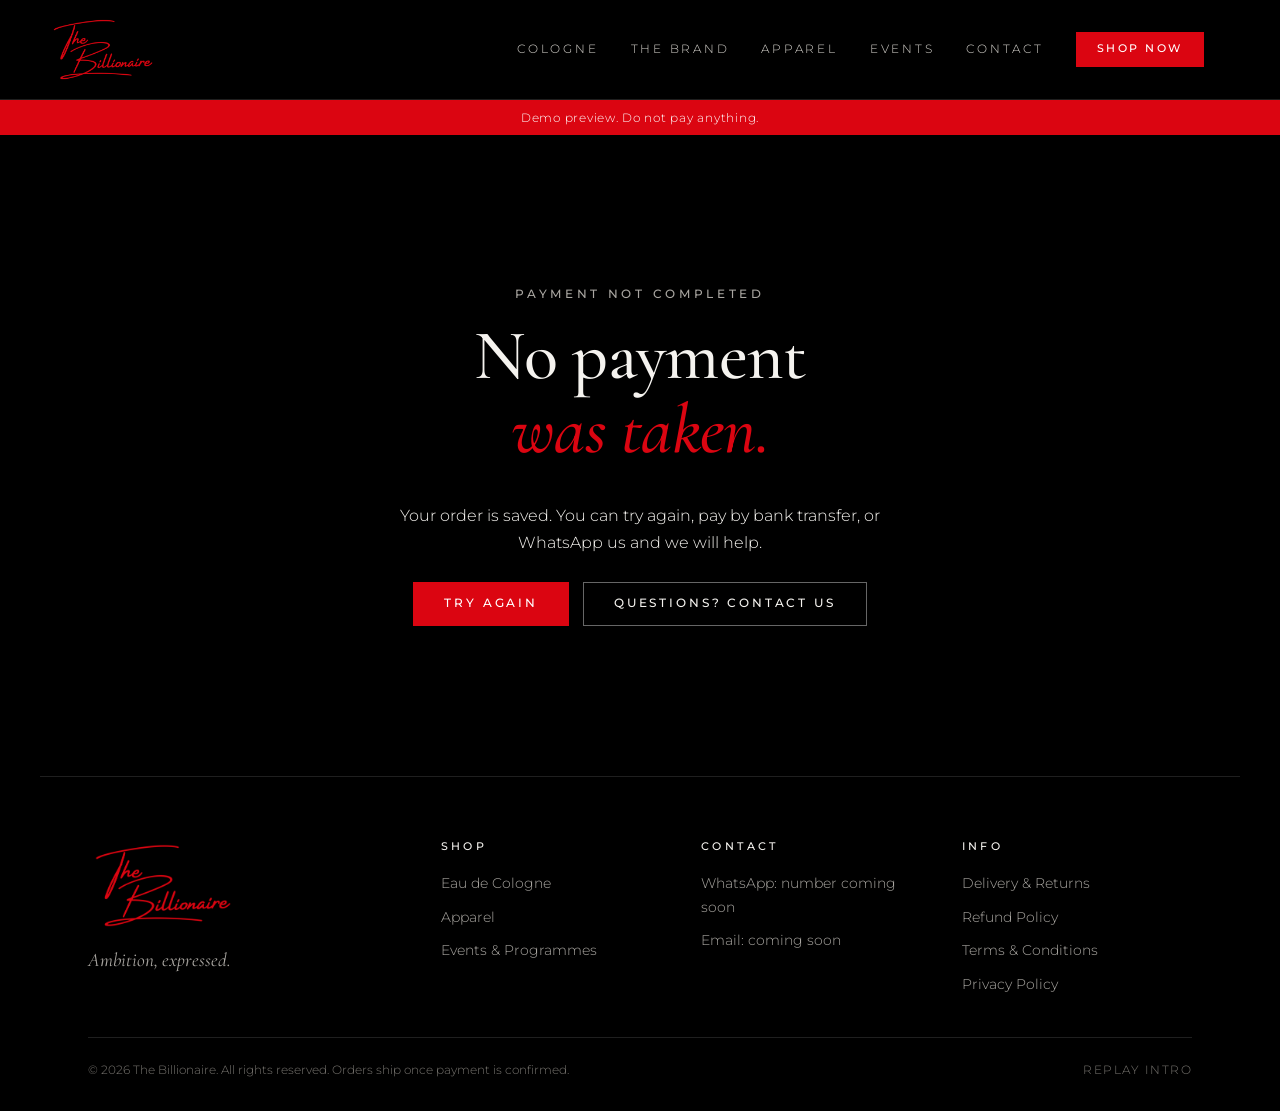
<file: result.html>
<!DOCTYPE html>
<html lang="en">
<head>
  <meta charset="utf-8">
  <meta name="robots" content="noindex, nofollow">
  <meta name="viewport" content="width=device-width, initial-scale=1">
  <title>Payment | The Billionaire</title>
  <meta name="description" content="Payment result for your The Billionaire order.">
  <meta name="theme-color" content="#000000">
  <link rel="icon" type="image/png" href="assets/img/monogram.png">
  <link rel="stylesheet" href="css/style.css">
</head>
<body class="subpage">
  <header class="site-header" id="top">
    <a href="index.html" class="brand" aria-label="The Billionaire home">
      <img src="assets/img/logo-red.png" alt="The Billionaire" width="120" height="78">
    </a>
    <button class="menu-toggle" id="menuToggle" aria-expanded="false" aria-controls="siteNav">
      <span></span><span></span><span class="sr-only">Menu</span>
    </button>
    <nav id="siteNav" class="site-nav">
      <a href="index.html#cologne">Cologne</a>
      <a href="index.html#brand">The Brand</a>
      <a href="apparel.html">Apparel</a>
      <a href="events.html">Events</a>
      <a href="#contact">Contact</a>
      <a href="index.html#cologne" class="btn btn-red btn-sm">Shop now</a>
    </nav>
  </header>
  <div id="demoBar" class="demo-bar" hidden>Demo preview. Do not pay anything.</div>
  <main>
    <section class="result">
      <p class="eyebrow" id="resEyebrow">Payment</p>
      <h1 id="resTitle">Thank you.</h1>
      <p class="ref" id="resRef"></p>
      <p id="resText">We are confirming your payment. You will hear from us about delivery shortly.</p>
      <div class="btn-row">
        <a href="index.html" class="btn btn-red" id="resBtn">Back to the store</a>
        <a href="#contact" class="btn btn-ghost">Questions? Contact us</a>
      </div>
    </section>
  </main>

  <footer class="site-footer" id="contact">
    <div class="footer-brand">
      <img src="assets/img/logo-red.png" alt="The Billionaire" width="150" height="97" loading="lazy">
      <p>Ambition, expressed.</p>
    </div>
    <div class="footer-col">
      <h4>Shop</h4>
      <a href="index.html#cologne">Eau de Cologne</a>
      <a href="apparel.html">Apparel</a>
      <a href="events.html">Events &amp; Programmes</a>
    </div>
    <div class="footer-col">
      <h4>Contact</h4>
      <a href="#contact" id="footWa">WhatsApp: number coming soon</a>
      <a href="#contact" id="footEmail">Email: coming soon</a>
    </div>
    <div class="footer-col">
      <h4>Info</h4>
      <a href="returns.html">Delivery &amp; Returns</a>
      <a href="refunds.html">Refund Policy</a>
      <a href="terms.html">Terms &amp; Conditions</a>
      <a href="privacy.html">Privacy Policy</a>
    </div>
    <div class="footer-base">
      <span>&copy; <span id="year">2026</span> The Billionaire. All rights reserved. Orders ship once payment is confirmed.</span>
      <a class="replay" id="replayLink" href="index.html#intro">Replay intro</a>
    </div>
  </footer>

  <script src="js/main.js"></script>
  <script src="js/site.js"></script>
  <script src="js/result.js"></script>
</body>
</html>
</file>
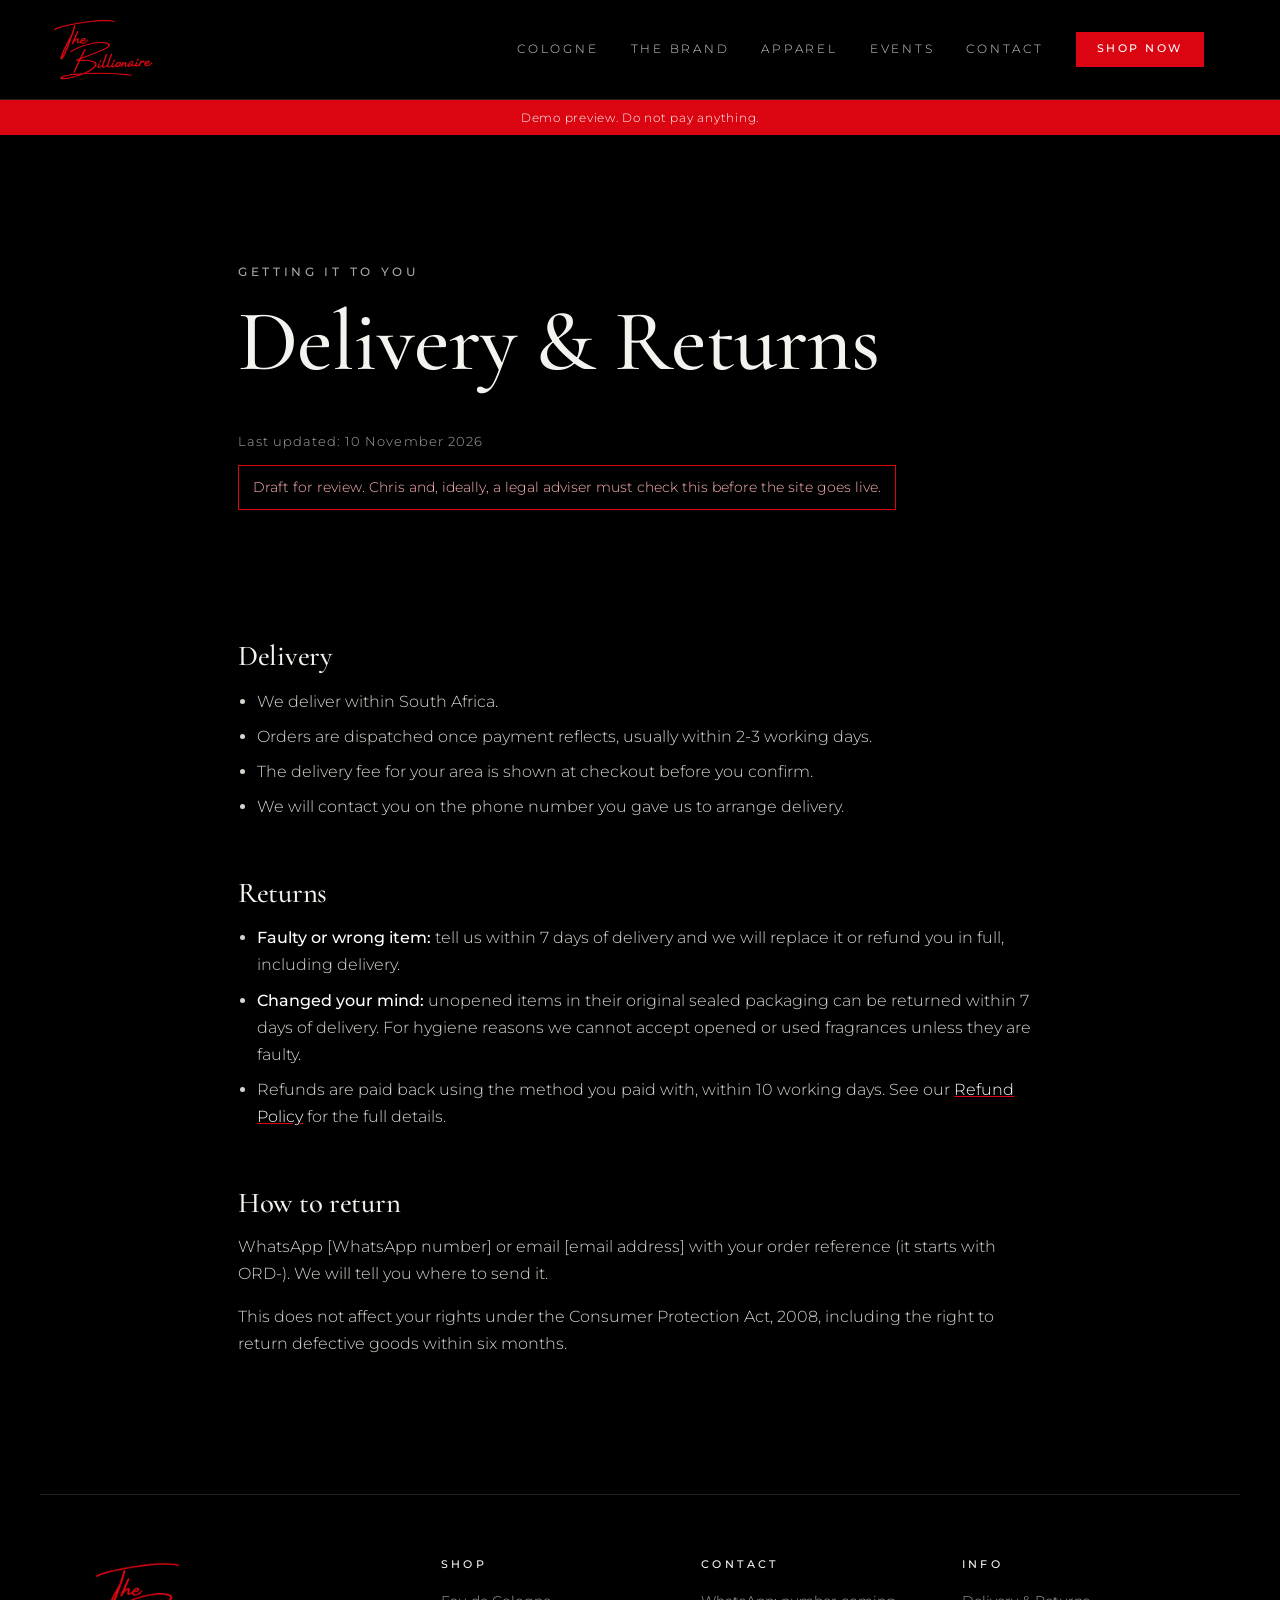
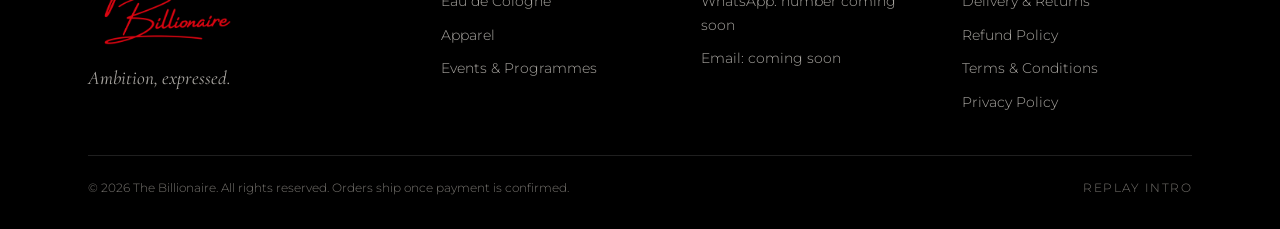
<file: returns.html>
<!DOCTYPE html>
<html lang="en">
<head>
  <meta charset="utf-8">
  <meta name="robots" content="noindex, nofollow">
  <meta name="viewport" content="width=device-width, initial-scale=1">
  <title>Delivery &amp; Returns | The Billionaire</title>
  <meta name="description" content="Delivery times, fees and returns for The Billionaire orders.">
  <meta name="theme-color" content="#000000">
  <link rel="icon" type="image/png" href="assets/img/monogram.png">
  <link rel="stylesheet" href="css/style.css">
</head>
<body class="subpage">
  <header class="site-header" id="top">
    <a href="index.html" class="brand" aria-label="The Billionaire home">
      <img src="assets/img/logo-red.png" alt="The Billionaire" width="120" height="78">
    </a>
    <button class="menu-toggle" id="menuToggle" aria-expanded="false" aria-controls="siteNav">
      <span></span><span></span><span class="sr-only">Menu</span>
    </button>
    <nav id="siteNav" class="site-nav">
      <a href="index.html#cologne">Cologne</a>
      <a href="index.html#brand">The Brand</a>
      <a href="apparel.html">Apparel</a>
      <a href="events.html">Events</a>
      <a href="#contact">Contact</a>
      <a href="index.html#cologne" class="btn btn-red btn-sm">Shop now</a>
    </nav>
  </header>
  <div id="demoBar" class="demo-bar" hidden>Demo preview. Do not pay anything.</div>
  <main>
    <section class="page-hero">
      <p class="eyebrow">Getting it to you</p>
      <h1>Delivery &amp; Returns</h1>
      <p class="updated">Last updated: <span data-store="legal_updated">10 November 2026</span></p>
      <p class="draft-note" data-demo-only>Draft for review. Chris and, ideally, a legal adviser must check this before the site goes live.</p>
    </section>
    <article class="legal">
      <h2>Delivery</h2>
      <ul>
        <li>We deliver within South Africa.</li>
        <li>Orders are dispatched once payment reflects, usually within <span data-store="policy.dispatch_days">[2-3]</span> working days.</li>
        <li>The delivery fee for your area is shown at checkout before you confirm.</li>
        <li>We will contact you on the phone number you gave us to arrange delivery.</li>
      </ul>
      <h2>Returns</h2>
      <ul>
        <li><b>Faulty or wrong item:</b> tell us within 7 days of delivery and we will replace it or refund you in full, including delivery.</li>
        <li><b>Changed your mind:</b> unopened items in their original sealed packaging can be returned within 7 days of delivery. For hygiene reasons we cannot accept opened or used fragrances unless they are faulty.</li>
        <li>Refunds are paid back using the method you paid with, within 10 working days. See our <a href="refunds.html">Refund Policy</a> for the full details.</li>
      </ul>
      <h2>How to return</h2>
      <p>WhatsApp <span data-store="whatsapp">[WhatsApp number]</span> or email <span data-store="email">[email address]</span> with your order reference (it starts with ORD-). We will tell you where to send it.</p>
      <p>This does not affect your rights under the Consumer Protection Act, 2008, including the right to return defective goods within six months.</p>

    </article>
  </main>

  <footer class="site-footer" id="contact">
    <div class="footer-brand">
      <img src="assets/img/logo-red.png" alt="The Billionaire" width="150" height="97" loading="lazy">
      <p>Ambition, expressed.</p>
    </div>
    <div class="footer-col">
      <h4>Shop</h4>
      <a href="index.html#cologne">Eau de Cologne</a>
      <a href="apparel.html">Apparel</a>
      <a href="events.html">Events &amp; Programmes</a>
    </div>
    <div class="footer-col">
      <h4>Contact</h4>
      <a href="#contact" id="footWa">WhatsApp: number coming soon</a>
      <a href="#contact" id="footEmail">Email: coming soon</a>
    </div>
    <div class="footer-col">
      <h4>Info</h4>
      <a href="returns.html">Delivery &amp; Returns</a>
      <a href="refunds.html">Refund Policy</a>
      <a href="terms.html">Terms &amp; Conditions</a>
      <a href="privacy.html">Privacy Policy</a>
    </div>
    <div class="footer-base">
      <span>&copy; <span id="year">2026</span> The Billionaire. All rights reserved. Orders ship once payment is confirmed.</span>
      <a class="replay" id="replayLink" href="index.html#intro">Replay intro</a>
    </div>
  </footer>

  <script src="js/main.js"></script>
  <script src="js/site.js"></script>
</body>
</html>
</file>
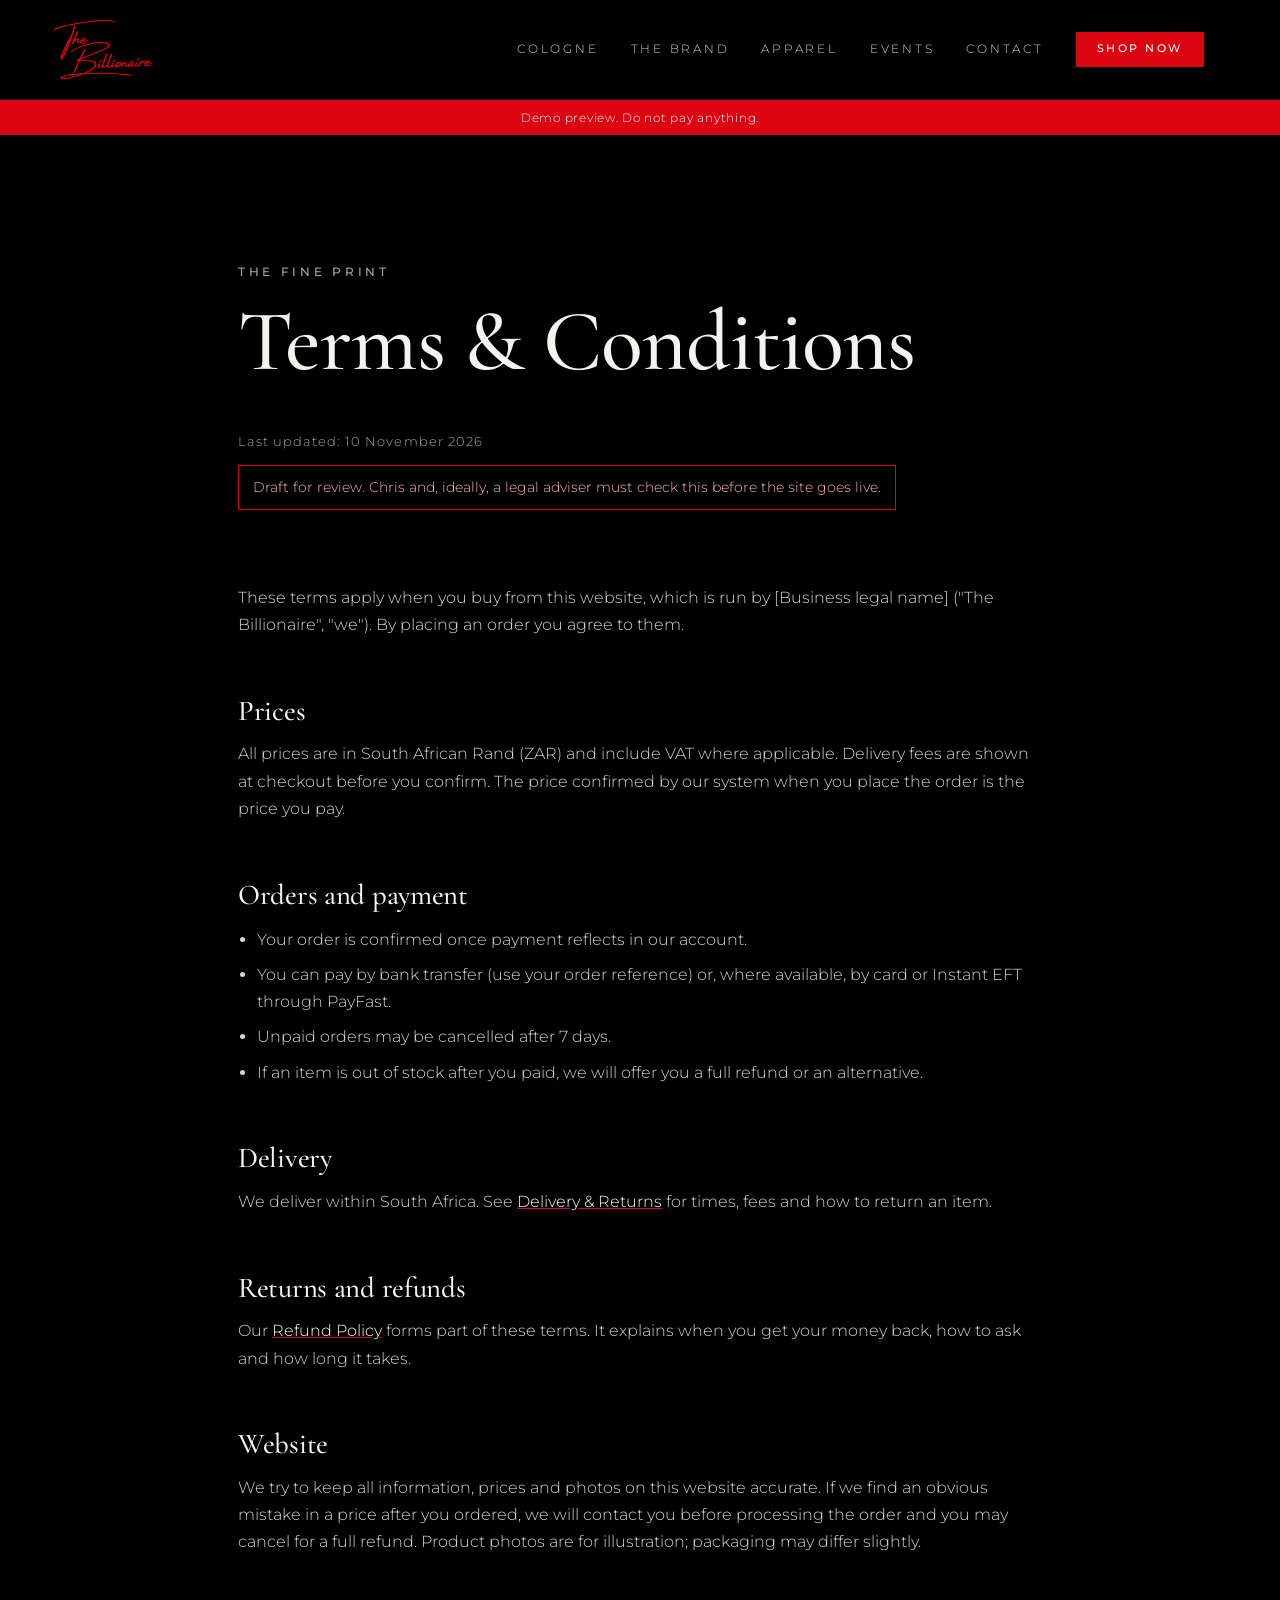
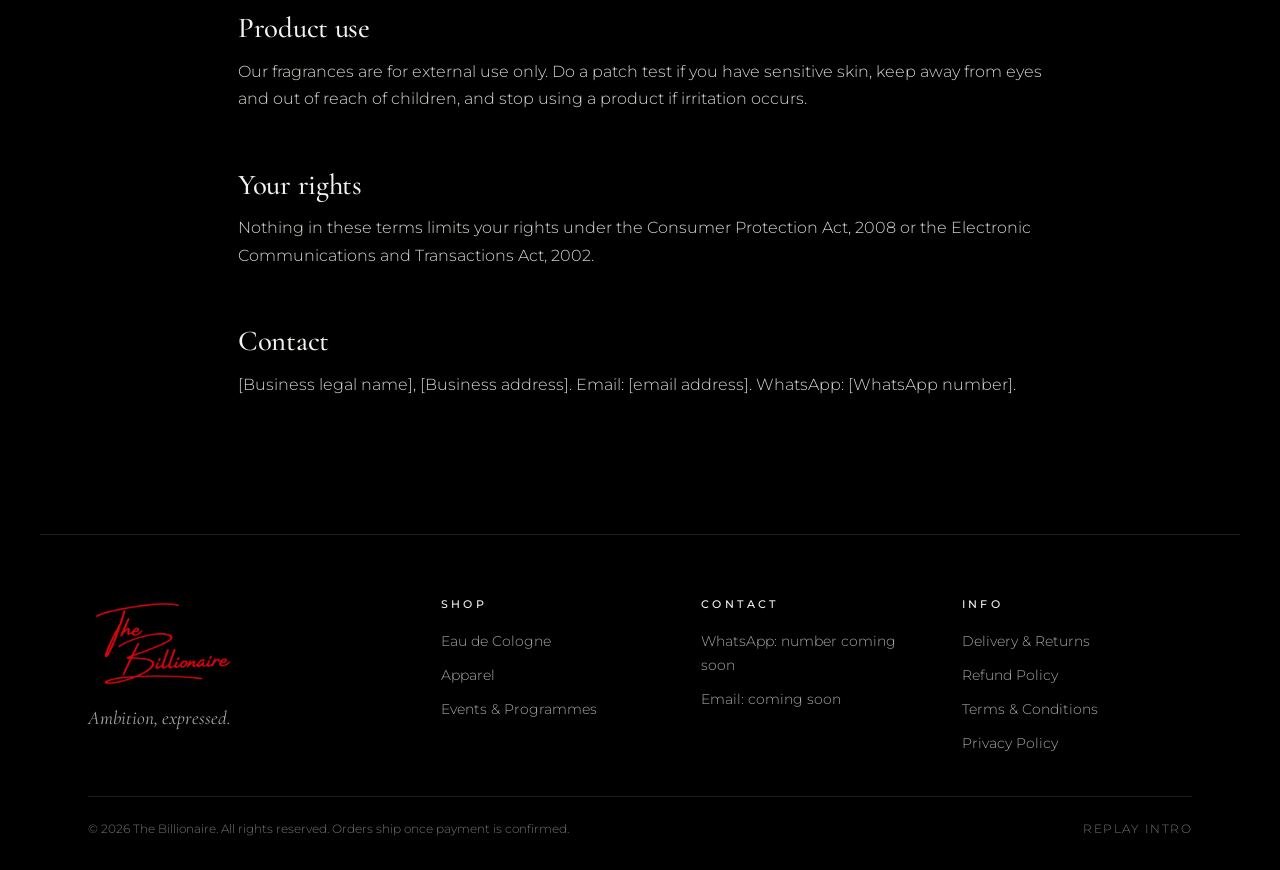
<file: terms.html>
<!DOCTYPE html>
<html lang="en">
<head>
  <meta charset="utf-8">
  <meta name="robots" content="noindex, nofollow">
  <meta name="viewport" content="width=device-width, initial-scale=1">
  <title>Terms | The Billionaire</title>
  <meta name="description" content="Terms and conditions for buying from The Billionaire.">
  <meta name="theme-color" content="#000000">
  <link rel="icon" type="image/png" href="assets/img/monogram.png">
  <link rel="stylesheet" href="css/style.css">
</head>
<body class="subpage">
  <header class="site-header" id="top">
    <a href="index.html" class="brand" aria-label="The Billionaire home">
      <img src="assets/img/logo-red.png" alt="The Billionaire" width="120" height="78">
    </a>
    <button class="menu-toggle" id="menuToggle" aria-expanded="false" aria-controls="siteNav">
      <span></span><span></span><span class="sr-only">Menu</span>
    </button>
    <nav id="siteNav" class="site-nav">
      <a href="index.html#cologne">Cologne</a>
      <a href="index.html#brand">The Brand</a>
      <a href="apparel.html">Apparel</a>
      <a href="events.html">Events</a>
      <a href="#contact">Contact</a>
      <a href="index.html#cologne" class="btn btn-red btn-sm">Shop now</a>
    </nav>
  </header>
  <div id="demoBar" class="demo-bar" hidden>Demo preview. Do not pay anything.</div>
  <main>
    <section class="page-hero">
      <p class="eyebrow">The fine print</p>
      <h1>Terms &amp; Conditions</h1>
      <p class="updated">Last updated: <span data-store="legal_updated">10 November 2026</span></p>
      <p class="draft-note" data-demo-only>Draft for review. Chris and, ideally, a legal adviser must check this before the site goes live.</p>
    </section>
    <article class="legal">
      <p>These terms apply when you buy from this website, which is run by <span data-store="business.legal_name">[Business legal name]</span> ("The Billionaire", "we"). By placing an order you agree to them.</p>
      <h2>Prices</h2>
      <p>All prices are in South African Rand (ZAR) and include VAT where applicable. Delivery fees are shown at checkout before you confirm. The price confirmed by our system when you place the order is the price you pay.</p>
      <h2>Orders and payment</h2>
      <ul>
        <li>Your order is confirmed once payment reflects in our account.</li>
        <li>You can pay by bank transfer (use your order reference) or, where available, by card or Instant EFT through PayFast.</li>
        <li>Unpaid orders may be cancelled after 7 days.</li>
        <li>If an item is out of stock after you paid, we will offer you a full refund or an alternative.</li>
      </ul>
      <h2>Delivery</h2>
      <p>We deliver within South Africa. See <a href="returns.html">Delivery &amp; Returns</a> for times, fees and how to return an item.</p>
      <h2>Returns and refunds</h2>
      <p>Our <a href="refunds.html">Refund Policy</a> forms part of these terms. It explains when you get your money back, how to ask and how long it takes.</p>
      <h2>Website</h2>
      <p>We try to keep all information, prices and photos on this website accurate. If we find an obvious mistake in a price after you ordered, we will contact you before processing the order and you may cancel for a full refund. Product photos are for illustration; packaging may differ slightly.</p>
      <h2>Product use</h2>
      <p>Our fragrances are for external use only. Do a patch test if you have sensitive skin, keep away from eyes and out of reach of children, and stop using a product if irritation occurs.</p>
      <h2>Your rights</h2>
      <p>Nothing in these terms limits your rights under the Consumer Protection Act, 2008 or the Electronic Communications and Transactions Act, 2002.</p>
      <h2>Contact</h2>
      <p><span data-store="business.legal_name">[Business legal name]</span>, <span data-store="business.address">[Business address]</span>. Email: <span data-store="email">[email address]</span>. WhatsApp: <span data-store="whatsapp">[WhatsApp number]</span>.</p>

    </article>
  </main>

  <footer class="site-footer" id="contact">
    <div class="footer-brand">
      <img src="assets/img/logo-red.png" alt="The Billionaire" width="150" height="97" loading="lazy">
      <p>Ambition, expressed.</p>
    </div>
    <div class="footer-col">
      <h4>Shop</h4>
      <a href="index.html#cologne">Eau de Cologne</a>
      <a href="apparel.html">Apparel</a>
      <a href="events.html">Events &amp; Programmes</a>
    </div>
    <div class="footer-col">
      <h4>Contact</h4>
      <a href="#contact" id="footWa">WhatsApp: number coming soon</a>
      <a href="#contact" id="footEmail">Email: coming soon</a>
    </div>
    <div class="footer-col">
      <h4>Info</h4>
      <a href="returns.html">Delivery &amp; Returns</a>
      <a href="refunds.html">Refund Policy</a>
      <a href="terms.html">Terms &amp; Conditions</a>
      <a href="privacy.html">Privacy Policy</a>
    </div>
    <div class="footer-base">
      <span>&copy; <span id="year">2026</span> The Billionaire. All rights reserved. Orders ship once payment is confirmed.</span>
      <a class="replay" id="replayLink" href="index.html#intro">Replay intro</a>
    </div>
  </footer>

  <script src="js/main.js"></script>
  <script src="js/site.js"></script>
</body>
</html>
</file>
<file: css/style.css>
/* =========================================================
   The Billionaire — styles
   Brand colours live here. Change them in one place.
   ========================================================= */
/* Fonts are self-hosted (faster, no third-party tracking). SIL Open Font License. */
@font-face { font-family: "Montserrat"; font-weight: 300; font-display: swap; src: url(../assets/fonts/montserrat-latin-300-normal.woff2) format("woff2"); }
@font-face { font-family: "Montserrat"; font-weight: 400; font-display: swap; src: url(../assets/fonts/montserrat-latin-400-normal.woff2) format("woff2"); }
@font-face { font-family: "Montserrat"; font-weight: 500; font-display: swap; src: url(../assets/fonts/montserrat-latin-500-normal.woff2) format("woff2"); }
@font-face { font-family: "Montserrat"; font-weight: 600; font-display: swap; src: url(../assets/fonts/montserrat-latin-600-normal.woff2) format("woff2"); }
@font-face { font-family: "Cormorant Garamond"; font-weight: 400; font-display: swap; src: url(../assets/fonts/cormorant-garamond-latin-400-normal.woff2) format("woff2"); }
@font-face { font-family: "Cormorant Garamond"; font-weight: 500; font-display: swap; src: url(../assets/fonts/cormorant-garamond-latin-500-normal.woff2) format("woff2"); }
@font-face { font-family: "Cormorant Garamond"; font-weight: 400; font-style: italic; font-display: swap; src: url(../assets/fonts/cormorant-garamond-latin-400-italic.woff2) format("woff2"); }
@font-face { font-family: "Cormorant Garamond"; font-weight: 500; font-style: italic; font-display: swap; src: url(../assets/fonts/cormorant-garamond-latin-500-italic.woff2) format("woff2"); }

:root {
  --black: #000;
  --ink: #0b0b0c;
  --panel: #121214;
  --line: rgba(255,255,255,.12);
  --white: #f5f3ef;
  --muted: #a9a6a1;
  --red: #db0511;
  --red-dark: #a8030c;
  --green: #3fbf9b;
  --serif: "Cormorant Garamond", Georgia, "Times New Roman", serif;
  --sans: "Montserrat", "Helvetica Neue", Arial, sans-serif;
  --max: 1200px;
}

*, *::before, *::after { box-sizing: border-box; }
html { scroll-behavior: smooth; }
body {
  margin: 0;
  background: var(--black);
  color: var(--white);
  font-family: var(--sans);
  font-weight: 300;
  line-height: 1.7;
  -webkit-font-smoothing: antialiased;
}
img { max-width: 100%; height: auto; display: block; }
a { color: inherit; text-decoration: none; }
h1, h2, h3 { font-family: var(--serif); font-weight: 500; line-height: 1.05; margin: 0 0 .5em; letter-spacing: -.01em; }
h1 em, h2 em, h3 em { font-style: italic; color: var(--red); }
p { margin: 0 0 1em; }
.sr-only { position: absolute; width: 1px; height: 1px; overflow: hidden; clip: rect(0 0 0 0); }

.eyebrow {
  font-size: .72rem; letter-spacing: .32em; text-transform: uppercase;
  color: var(--muted); margin-bottom: 1.2em; font-weight: 500;
}
.lead { font-size: 1.1rem; color: #d8d5cf; max-width: 32em; }

/* ---------- Buttons ---------- */
.btn-row { display: flex; flex-wrap: wrap; gap: 14px; margin-top: 1.6em; }
.btn {
  display: inline-flex; align-items: center; justify-content: center;
  padding: 15px 30px; font: 500 .74rem/1 var(--sans);
  letter-spacing: .24em; text-transform: uppercase;
  border: 1px solid transparent; transition: .3s ease; cursor: pointer;
}
.btn-sm { padding: 11px 20px; font-size: .66rem; }
.btn-red { background: var(--red); color: #fff; }
.btn-red:hover { background: var(--red-dark); }
.btn-ghost { background: transparent; border-color: rgba(255,255,255,.4); color: var(--white); }
.btn-ghost:hover { border-color: var(--white); background: rgba(255,255,255,.06); }
.btn:focus-visible, a:focus-visible, button:focus-visible { outline: 2px solid var(--red); outline-offset: 3px; }

/* ---------- Header ---------- */
.site-header {
  position: sticky; top: 0; z-index: 50;
  display: flex; align-items: center; justify-content: space-between;
  padding: 14px clamp(20px, 4vw, 48px);
  background: rgba(0,0,0,.82); backdrop-filter: blur(10px);
  border-bottom: 1px solid var(--line);
}
.brand img { width: 110px; height: auto; }
.site-nav { display: flex; align-items: center; gap: 32px; }
.site-nav a:not(.btn) {
  font-size: .72rem; letter-spacing: .24em; text-transform: uppercase; color: #d6d3cd; position: relative;
}
.site-nav a:not(.btn)::after {
  content: ""; position: absolute; left: 0; bottom: -6px; width: 0; height: 1px; background: var(--red); transition: width .3s;
}
.site-nav a:not(.btn):hover::after { width: 100%; }
.menu-toggle { display: none; background: none; border: 0; width: 40px; height: 40px; cursor: pointer; position: relative; }
.menu-toggle span:not(.sr-only) { position: absolute; left: 8px; right: 8px; height: 1.5px; background: var(--white); transition: .3s; }
.menu-toggle span:nth-child(1) { top: 15px; }
.menu-toggle span:nth-child(2) { top: 24px; }
.menu-open .menu-toggle span:nth-child(1) { top: 19px; transform: rotate(45deg); }
.menu-open .menu-toggle span:nth-child(2) { top: 19px; transform: rotate(-45deg); }

/* ---------- Hero ---------- */
.hero {
  max-width: var(--max); margin: 0 auto;
  display: grid; grid-template-columns: 1fr 1.15fr; gap: 40px; align-items: center;
  padding: clamp(50px, 9vw, 120px) clamp(20px, 4vw, 48px) clamp(40px, 6vw, 80px);
}
.hero h1 { font-size: clamp(3.2rem, 7.5vw, 6.4rem); }
.hero-visual { position: relative; }
.hero-visual img { position: relative; border-radius: 2px; box-shadow: 0 40px 90px rgba(0,0,0,.8); }
.hero-glow {
  position: absolute; inset: -12% -8%;
  background: radial-gradient(closest-side, rgba(219,5,17,.28), transparent 70%);
  filter: blur(20px);
}

/* ---------- Pillars ---------- */
.pillars {
  max-width: var(--max); margin: 0 auto clamp(60px, 9vw, 120px);
  display: grid; grid-template-columns: repeat(4, 1fr);
  border-top: 1px solid var(--line); border-bottom: 1px solid var(--line);
}
.pillar { padding: 34px 28px; border-left: 1px solid var(--line); transition: background .3s; }
.pillar:first-child { border-left: 0; }
.pillar:hover { background: var(--panel); }
.pillar-label { display: block; font-size: .72rem; letter-spacing: .32em; text-transform: uppercase; font-weight: 500; margin-bottom: 6px; }
.pillar-line { font-family: var(--serif); font-size: 1.5rem; color: #cfccc6; }
.pillar:hover .pillar-line { color: var(--red); }

/* ---------- Product ---------- */
.product {
  max-width: var(--max); margin: 0 auto;
  display: grid; grid-template-columns: .9fr 1.1fr; gap: clamp(30px, 6vw, 90px); align-items: center;
  padding: 0 clamp(20px, 4vw, 48px) clamp(70px, 10vw, 140px);
  scroll-margin-top: 110px;
}
.product-visual { background: radial-gradient(ellipse at 50% 60%, #12251f 0%, #000 70%); padding: 30px; }
.product-visual img { max-height: 600px; width: auto; margin: 0 auto; filter: drop-shadow(0 30px 40px rgba(0,0,0,.85)); }
.product h2 { font-size: clamp(2.4rem, 5vw, 3.8rem); }
.product-meta { font-size: .78rem; letter-spacing: .26em; text-transform: uppercase; color: var(--muted); }
.price { font-family: var(--serif); font-size: 2rem; color: var(--white); margin-top: 1em; }
.assurances { list-style: none; padding: 0; margin: 2em 0 0; display: grid; gap: 8px; font-size: .86rem; color: #cfccc6; }
.assurances li::before { content: ""; display: inline-block; width: 18px; height: 1px; background: var(--red); vertical-align: middle; margin-right: 12px; }

/* ---------- Story ---------- */
.story {
  background: #f5f3ef; color: #111;
  display: grid; grid-template-columns: 1.1fr .9fr; align-items: stretch;
  scroll-margin-top: 90px;
}
.story-text { padding: clamp(50px, 8vw, 110px) clamp(24px, 6vw, 90px); align-self: center; max-width: 640px; margin-left: auto; }
.story .eyebrow { color: #6b6863; }
.story h2 { font-size: clamp(2.4rem, 5vw, 4rem); color: #000; }
.story p { font-family: var(--serif); font-size: 1.28rem; line-height: 1.55; color: #222; }
.story .signature { font-family: var(--sans); font-size: .72rem; letter-spacing: .3em; text-transform: uppercase; color: var(--red); margin-top: 2em; }
.story-visual img { width: 100%; height: 100%; object-fit: cover; filter: grayscale(1) contrast(1.05); }

/* ---------- Teasers ---------- */
.teasers {
  max-width: var(--max); margin: 0 auto;
  display: grid; grid-template-columns: 1fr 1fr; gap: 24px;
  padding: clamp(70px, 10vw, 130px) clamp(20px, 4vw, 48px);
}
.teaser { background: var(--panel); border: 1px solid var(--line); padding: clamp(30px, 4vw, 54px); scroll-margin-top: 110px; }
.teaser h3 { font-size: clamp(1.9rem, 3.4vw, 2.6rem); }
.teaser p:not(.eyebrow) { color: #cfccc6; }
.tag { display: inline-block; margin-top: .6em; font-size: .66rem; letter-spacing: .28em; text-transform: uppercase; color: var(--red); border: 1px solid var(--red); padding: 8px 14px; }

/* ---------- Footer ---------- */
.site-footer {
  border-top: 1px solid var(--line);
  display: grid; grid-template-columns: 1.4fr 1fr 1fr 1fr; gap: 30px;
  padding: 60px clamp(20px, 4vw, 48px) 30px; max-width: var(--max); margin: 0 auto;
}
.footer-brand img { width: 150px; margin-bottom: 10px; }
.footer-brand p { font-family: var(--serif); font-style: italic; color: var(--muted); font-size: 1.2rem; }
.footer-col h4 { font-size: .7rem; letter-spacing: .3em; text-transform: uppercase; font-weight: 500; margin: 0 0 16px; }
.footer-col a { display: block; color: var(--muted); font-size: .88rem; margin-bottom: 10px; }
.footer-col a:hover { color: var(--white); }
.footer-base {
  grid-column: 1 / -1; display: flex; justify-content: space-between; align-items: center; flex-wrap: wrap; gap: 12px;
  border-top: 1px solid var(--line); padding-top: 22px; font-size: .76rem; color: #77746f;
}
.replay { background: none; border: 0; color: #77746f; font: inherit; cursor: pointer; letter-spacing: .12em; text-transform: uppercase; }
.replay:hover { color: var(--red); }

/* ---------- Scroll reveal ---------- */
.reveal { opacity: 0; transform: translateY(26px); transition: opacity .9s ease, transform .9s ease; }
.reveal.in { opacity: 1; transform: none; }

/* =========================================================
   OPENING ANIMATION
   ========================================================= */
body.intro-active { overflow: hidden; }
#intro {
  position: fixed; inset: 0; z-index: 1000; background: #000; overflow: hidden;
  transition: opacity 1s ease, visibility 1s;
}
#intro.done { opacity: 0; visibility: hidden; pointer-events: none; }
#intro.off { display: none; }

/* dark marble: layered soft veins */
.intro-marble {
  position: absolute; inset: 0; opacity: 0;
  background:
    radial-gradient(ellipse 120% 40% at 50% 108%, rgba(255,255,255,.07), transparent 60%),
    linear-gradient(115deg, transparent 40%, rgba(255,255,255,.035) 42%, transparent 44%, transparent 62%, rgba(255,255,255,.025) 63%, transparent 65%),
    linear-gradient(160deg, transparent 20%, rgba(255,255,255,.03) 21%, transparent 23%),
    #050505;
  transition: opacity 2s ease;
}
.intro-spot {
  position: absolute; inset: 0; opacity: 0;
  background: radial-gradient(ellipse 38% 55% at 50% 46%, rgba(255,255,255,.13), rgba(63,191,155,.05) 45%, transparent 75%);
  transition: opacity 1.6s ease;
}
.intro-stage { position: absolute; inset: 0; display: grid; place-items: center; }
.intro-bottle {
  position: relative; height: min(74vh, 680px); aspect-ratio: 462 / 1140;
  opacity: 0; transform: translateY(9%) scale(1.04); filter: blur(6px);
  transition: opacity 1.8s ease, transform 2.6s cubic-bezier(.2,.7,.2,1), filter 1.8s ease;
}
.intro-bottle img { width: 100%; height: 100%; object-fit: contain; filter: drop-shadow(0 30px 50px rgba(0,0,0,.9)); }
/* light sweep, clipped to the bottle's own shape */
.intro-glint {
  position: absolute; inset: 0; pointer-events: none; mix-blend-mode: screen;
  background: linear-gradient(100deg, transparent 35%, rgba(255,255,255,.5) 48%, rgba(255,255,255,.08) 54%, transparent 62%);
  background-size: 300% 100%; background-position: 130% 0; opacity: 0;
  -webkit-mask: url(../assets/img/bottle-cutout.webp) center / contain no-repeat;
          mask: url(../assets/img/bottle-cutout.webp) center / contain no-repeat;
}
#mist { position: absolute; inset: 0; width: 100%; height: 100%; pointer-events: none; }

.intro-brand {
  position: absolute; inset: 0; display: grid; place-content: center; justify-items: center; gap: 18px;
  pointer-events: none;
}
.intro-logo {
  width: min(70vw, 520px);
  clip-path: inset(0 100% 0 0);
  filter: drop-shadow(0 0 0 rgba(219,5,17,0));
  transition: clip-path 1.5s cubic-bezier(.65,0,.35,1), filter 1.2s ease .9s;
}
.intro-tagline {
  font-family: var(--serif); font-style: italic; font-size: clamp(1.3rem, 3vw, 2rem); color: var(--white);
  letter-spacing: .04em; opacity: 0; transform: translateY(10px); transition: 1.2s ease; margin: 0;
}
.intro-skip {
  position: absolute; right: clamp(16px, 3vw, 36px); bottom: clamp(16px, 3vw, 36px); z-index: 3;
  background: rgba(0,0,0,.4); color: #d6d3cd; border: 1px solid rgba(255,255,255,.3);
  font: 500 .66rem/1 var(--sans); letter-spacing: .28em; text-transform: uppercase;
  padding: 12px 18px; cursor: pointer; transition: .3s;
}
.intro-skip:hover { border-color: #fff; color: #fff; }

/* tap-to-enter gate (needed so the spray sound is allowed to play) */
.intro-gate {
  position: absolute; inset: 0; z-index: 4; display: grid; place-content: center; justify-items: center; gap: 26px;
  background: #000; transition: opacity .8s ease, visibility .8s;
}
.intro-gate.gone { opacity: 0; visibility: hidden; }
.gate-logo { width: min(56vw, 360px); opacity: .9; animation: gatePulse 2.6s ease-in-out infinite; }
.gate-btn {
  background: none; color: #fff; border: 1px solid var(--red); cursor: pointer;
  font: 500 .74rem/1 var(--sans); letter-spacing: .34em; text-transform: uppercase; padding: 17px 34px;
  transition: background .3s;
}
.gate-btn:hover, .gate-btn:focus-visible { background: var(--red); }
.gate-note { margin: 0; color: #77746f; font-size: .72rem; letter-spacing: .18em; text-transform: uppercase; }
@keyframes gatePulse { 0%,100% { filter: drop-shadow(0 0 0 rgba(219,5,17,0)); } 50% { filter: drop-shadow(0 0 18px rgba(219,5,17,.55)); } }

/* timeline states (added by js/main.js) */
#intro.s1 .intro-marble { opacity: 1; }
#intro.s1 .intro-spot { opacity: 1; }
#intro.s1 .intro-bottle { opacity: 1; transform: none; filter: none; }
#intro.s2 .intro-glint { opacity: 1; animation: glint 1.4s ease forwards; }
#intro.s3 .intro-bottle { transform: scale(1.07); transition: transform 3.2s ease, opacity 1.2s ease, filter 1.2s ease; }
#intro.s4 .intro-bottle { opacity: 0; filter: blur(10px); transform: scale(1.12); }
#intro.s4 .intro-spot { opacity: .35; }
#intro.s4 .intro-logo { clip-path: inset(0 0 0 0); filter: drop-shadow(0 0 22px rgba(219,5,17,.55)); }
#intro.s5 .intro-tagline { opacity: 1; transform: none; }
@keyframes glint { from { background-position: 130% 0; } to { background-position: -40% 0; } }

/* ---------- Responsive ---------- */
@media (max-width: 900px) {
  .menu-toggle { display: block; }
  .site-nav {
    position: absolute; top: 100%; left: 0; right: 0; flex-direction: column; gap: 22px;
    background: #000; padding: 30px 24px 40px; border-bottom: 1px solid var(--line);
    transform: translateY(-12px); opacity: 0; visibility: hidden;
    transition: transform .35s ease, opacity .35s ease, visibility .35s;
  }
  .menu-open .site-nav { transform: none; opacity: 1; visibility: visible; }
  .hero, .product, .story, .teasers { grid-template-columns: 1fr; }
  .hero-visual { order: -1; }
  .pillars { grid-template-columns: 1fr 1fr; }
  .pillar:nth-child(3) { border-left: 0; }
  .pillar:nth-child(n+3) { border-top: 1px solid var(--line); }
  .product-visual img { max-height: 460px; }
  .story-visual { max-height: 520px; overflow: hidden; }
  .story-text { margin: 0; }
  .site-footer { grid-template-columns: 1fr 1fr; }
  .footer-brand { grid-column: 1 / -1; }
}
@media (max-width: 520px) {
  .site-footer { grid-template-columns: 1fr; }
  .btn { width: 100%; }
}

/* People who switch off motion on their device */
@media (prefers-reduced-motion: reduce) {
  html { scroll-behavior: auto; }
  .reveal { opacity: 1; transform: none; transition: none; }
  #intro *, #intro { transition-duration: .01s !important; animation: none !important; }
}

/* =========================================================
   SHOP ENGINE: bag button, demo bar, product grid, drawer
   ========================================================= */
.brand { order: 1; }
.site-nav { order: 2; margin-left: auto; margin-right: 28px; }
.bag { order: 3; }
.menu-toggle { order: 4; }
.bag {
  background: none; border: 1px solid rgba(255,255,255,.35); color: var(--white); cursor: pointer;
  font: 500 .68rem/1 var(--sans); letter-spacing: .22em; text-transform: uppercase; padding: 11px 16px;
}
.bag:hover { border-color: var(--red); color: #fff; }
.demo-bar { background: var(--red); color: #fff; text-align: center; padding: 7px 12px; font-size: .78rem; letter-spacing: .06em; }
.demo-note { font-family: var(--sans); font-size: .62rem; letter-spacing: .2em; text-transform: uppercase; color: var(--red); vertical-align: middle; margin-left: 8px; }
.btn[disabled] { opacity: .45; cursor: not-allowed; }

.more { max-width: var(--max); margin: 0 auto; padding: 0 clamp(20px, 4vw, 48px) clamp(70px, 10vw, 130px); }
.more h2 { font-size: clamp(2rem, 4vw, 3rem); }
.grid { display: grid; grid-template-columns: repeat(auto-fill, minmax(220px, 1fr)); gap: 24px; margin-top: 30px; }
.tile { aspect-ratio: 4 / 5; background: var(--panel); border: 1px solid var(--line); display: grid; place-items: center; color: var(--muted); font-size: .8rem; overflow: hidden; }
.tile img { width: 100%; height: 100%; object-fit: cover; }
.p h3 { font-size: 1.4rem; margin: 14px 0 4px; }
.p-price { display: block; color: #cfccc6; margin-bottom: 12px; }
.p .btn { width: 100%; }

/* drawer */
dialog#dlg {
  border: 0; padding: 0; margin: 0 0 0 auto; height: 100%; max-height: none; max-width: 100%; width: min(460px, 100%);
  background: var(--ink); color: var(--white); border-left: 1px solid var(--line);
}
dialog#dlg::backdrop { background: rgba(0,0,0,.7); backdrop-filter: blur(3px); }
.pane { padding: 28px 26px; display: flex; flex-direction: column; gap: 16px; min-height: 100%; }
.pane h2 { font-size: 2rem; margin: 0; }
.pane .eyebrow { margin: 0; }
.pane .row { display: flex; justify-content: space-between; align-items: center; gap: 12px; border-bottom: 1px solid var(--line); padding: 12px 0; }
.pane .row small { display: block; color: var(--muted); }
.pane .row.total { font-family: var(--serif); font-size: 1.4rem; border-bottom: 0; }
.qty button { background: none; border: 1px solid var(--line); color: inherit; width: 30px; height: 30px; cursor: pointer; }
.qty button:hover { border-color: var(--red); }
.pane label { display: block; font-size: .7rem; letter-spacing: .2em; text-transform: uppercase; color: var(--muted); margin-bottom: 6px; }
.pane input, .pane textarea, .pane select {
  width: 100%; padding: 12px; background: #000; color: var(--white); border: 1px solid var(--line); font: 400 .95rem var(--sans);
}
.pane input:focus, .pane textarea:focus, .pane select:focus { outline: none; border-color: var(--red); }
.pane .btn { width: 100%; }
.x { align-self: flex-end; background: none; border: 0; color: var(--muted); cursor: pointer; font: 500 .7rem var(--sans); letter-spacing: .2em; text-transform: uppercase; }
.x:hover { color: #fff; }
.err { color: #ff5a63; margin: 0; min-height: 1em; font-size: .9rem; }
.bank { background: #000; border: 1px solid var(--line); padding: 16px; font-size: .92rem; line-height: 1.8; }
.bank b { font-weight: 500; color: #fff; }

@media (max-width: 900px) {
  .site-nav { margin: 0; }
  .bag { margin-left: auto; margin-right: 10px; padding: 10px 12px; }
}

/* =========================================================
   CONTENT PAGES (apparel, events, legal, payment result)
   ========================================================= */
.page-hero { max-width: 900px; margin: 0 auto; padding: clamp(60px, 10vw, 130px) clamp(20px, 4vw, 48px) clamp(30px, 5vw, 60px); }
.page-hero h1 { font-size: clamp(2.8rem, 7vw, 5.4rem); }
.updated { color: var(--muted); font-size: .8rem; letter-spacing: .08em; }
.draft-note { display: inline-block; border: 1px solid var(--red); color: #ffb3b7; padding: 10px 14px; font-size: .85rem; }

.split { max-width: var(--max); margin: 0 auto; padding: 0 clamp(20px, 4vw, 48px) clamp(70px, 10vw, 130px);
  display: grid; grid-template-columns: .9fr 1.1fr; gap: clamp(30px, 6vw, 90px); align-items: center; }
.split-visual img { width: 100%; filter: grayscale(1) contrast(1.05); }
.split h2 { font-size: clamp(2.2rem, 4.6vw, 3.6rem); }

.cards { max-width: var(--max); margin: 0 auto; display: grid; grid-template-columns: 1fr 1fr; gap: 24px;
  padding: 0 clamp(20px, 4vw, 48px) clamp(50px, 8vw, 100px); }

.register { background: #f5f3ef; color: #111; scroll-margin-top: 90px; }
.register-inner { max-width: 640px; margin: 0 auto; padding: clamp(60px, 9vw, 110px) clamp(20px, 4vw, 48px); }
.register h2 { font-size: clamp(2.2rem, 5vw, 3.6rem); color: #000; }
.register .eyebrow { color: #6b6863; }
.register p { color: #333; }
.form { display: grid; gap: 18px; margin-top: 28px; }
.form label { display: block; font-size: .7rem; letter-spacing: .2em; text-transform: uppercase; color: #6b6863; margin-bottom: 6px; font-weight: 500; }
.form input, .form select { width: 100%; padding: 13px; border: 1px solid #c9c6c0; background: #fff; color: #111; font: 400 1rem var(--sans); }
.form input:focus, .form select:focus { outline: none; border-color: var(--red); }
.form .check { display: flex; gap: 10px; align-items: flex-start; text-transform: none; letter-spacing: 0; font-size: .9rem; color: #333; }
.form .check input { width: auto; margin-top: 4px; }
.form .check a { color: var(--red); text-decoration: underline; }
.form .err { color: var(--red-dark); }
.hp { position: absolute; left: -9999px; width: 1px; height: 1px; overflow: hidden; }
.ok-msg { font-family: var(--serif); font-size: 1.6rem; color: #000; }

.legal { max-width: 900px; margin: 0 auto; padding: 0 clamp(20px, 4vw, 48px) clamp(70px, 10vw, 120px); color: #d8d5cf; }
.legal h2 { font-size: 1.8rem; margin: 2em 0 .5em; color: var(--white); }
.legal ul { padding-left: 1.2em; }
.legal li { margin-bottom: .5em; }
.legal a { color: #fff; text-decoration: underline; text-decoration-color: var(--red); }
.legal b { color: #fff; font-weight: 500; }

.result { max-width: 640px; margin: 0 auto; padding: clamp(70px, 12vw, 150px) clamp(20px, 4vw, 48px); text-align: center; }
.result h1 { font-size: clamp(2.6rem, 6vw, 4.4rem); }
.result .ref { font-family: var(--serif); font-size: 1.5rem; color: #fff; }
.result .btn-row { justify-content: center; }

@media (max-width: 900px) {
  .split, .cards { grid-template-columns: 1fr; }
}
.demo-pay { border: 1px dashed var(--red); padding: 16px; font-size: .9rem; line-height: 1.7; color: #ffd0d3; }
.demo-pay b { color: #fff; font-weight: 500; }
.agree { font-size: .8rem; color: var(--muted); margin: 0; }
.agree a { color: #fff; text-decoration: underline; text-decoration-color: var(--red); }
.legal ol { padding-left: 1.2em; }
.legal ol li { margin-bottom: .5em; }
</file>
